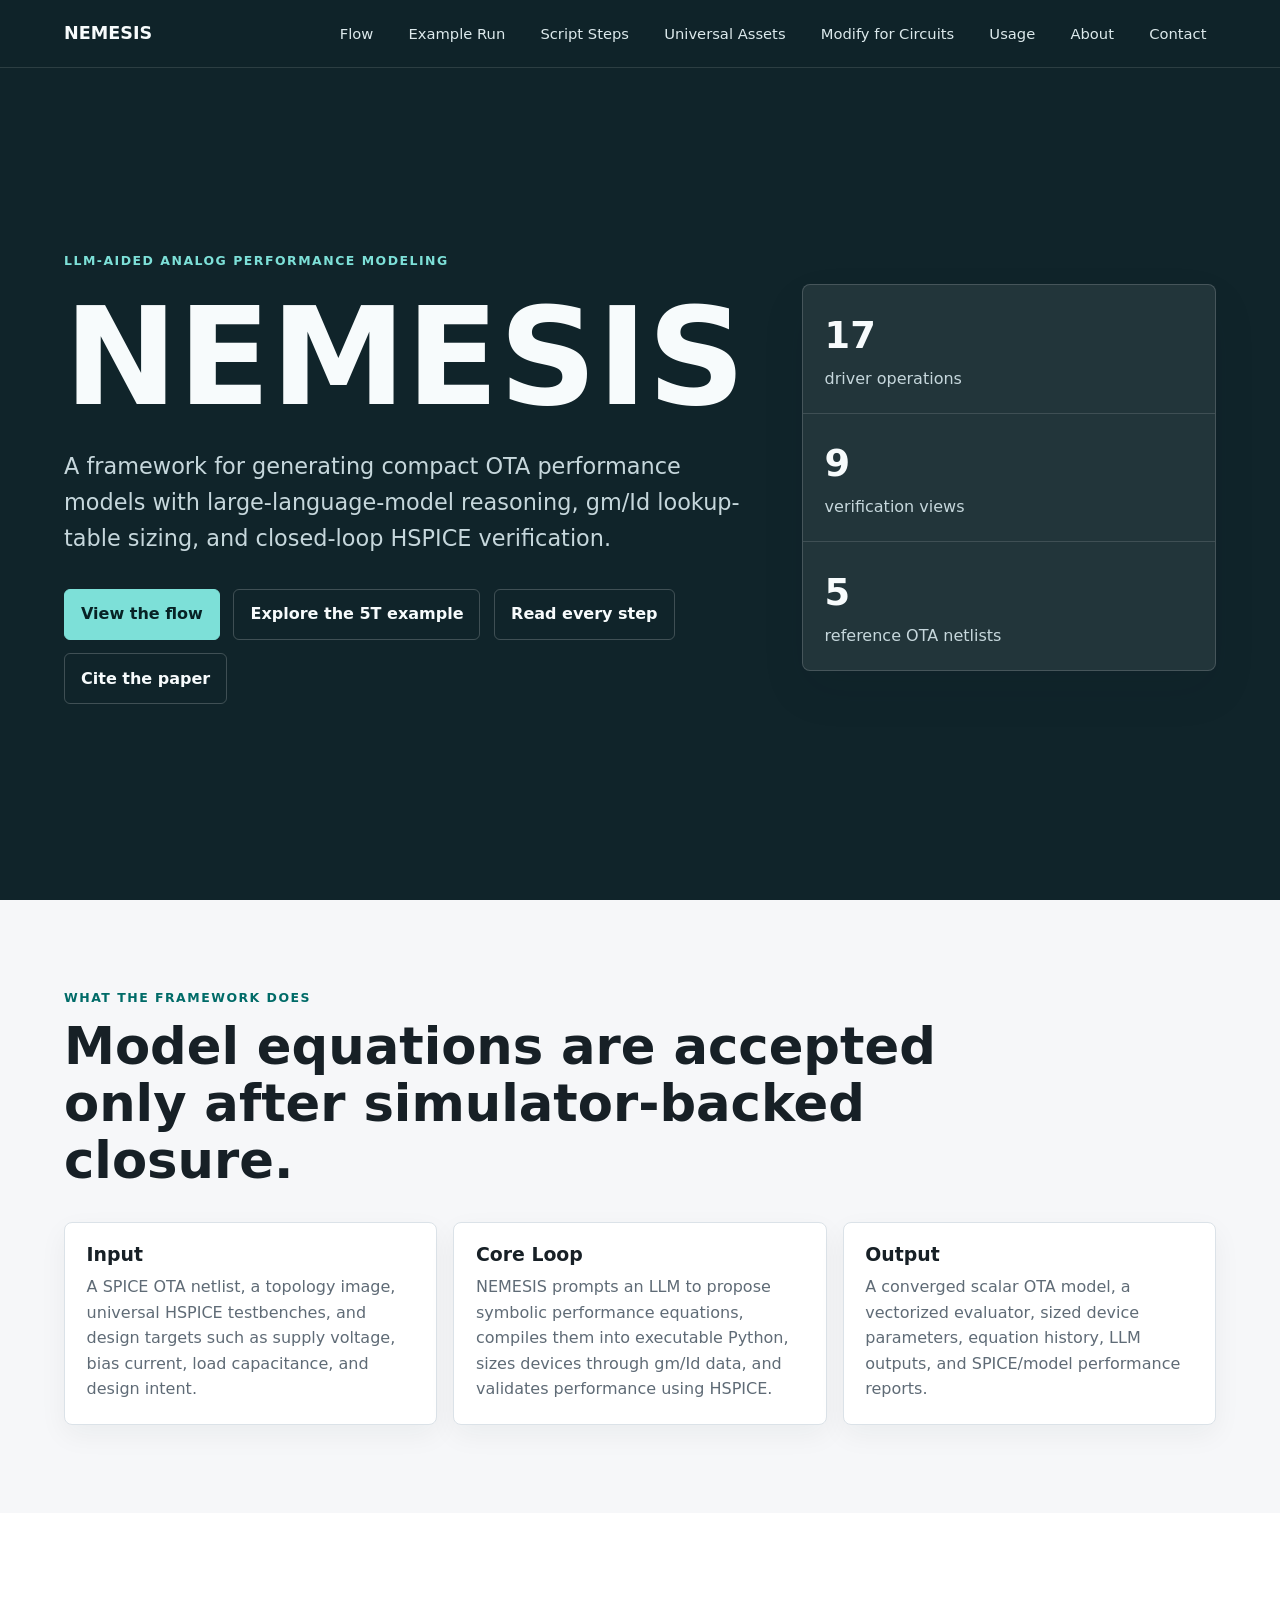
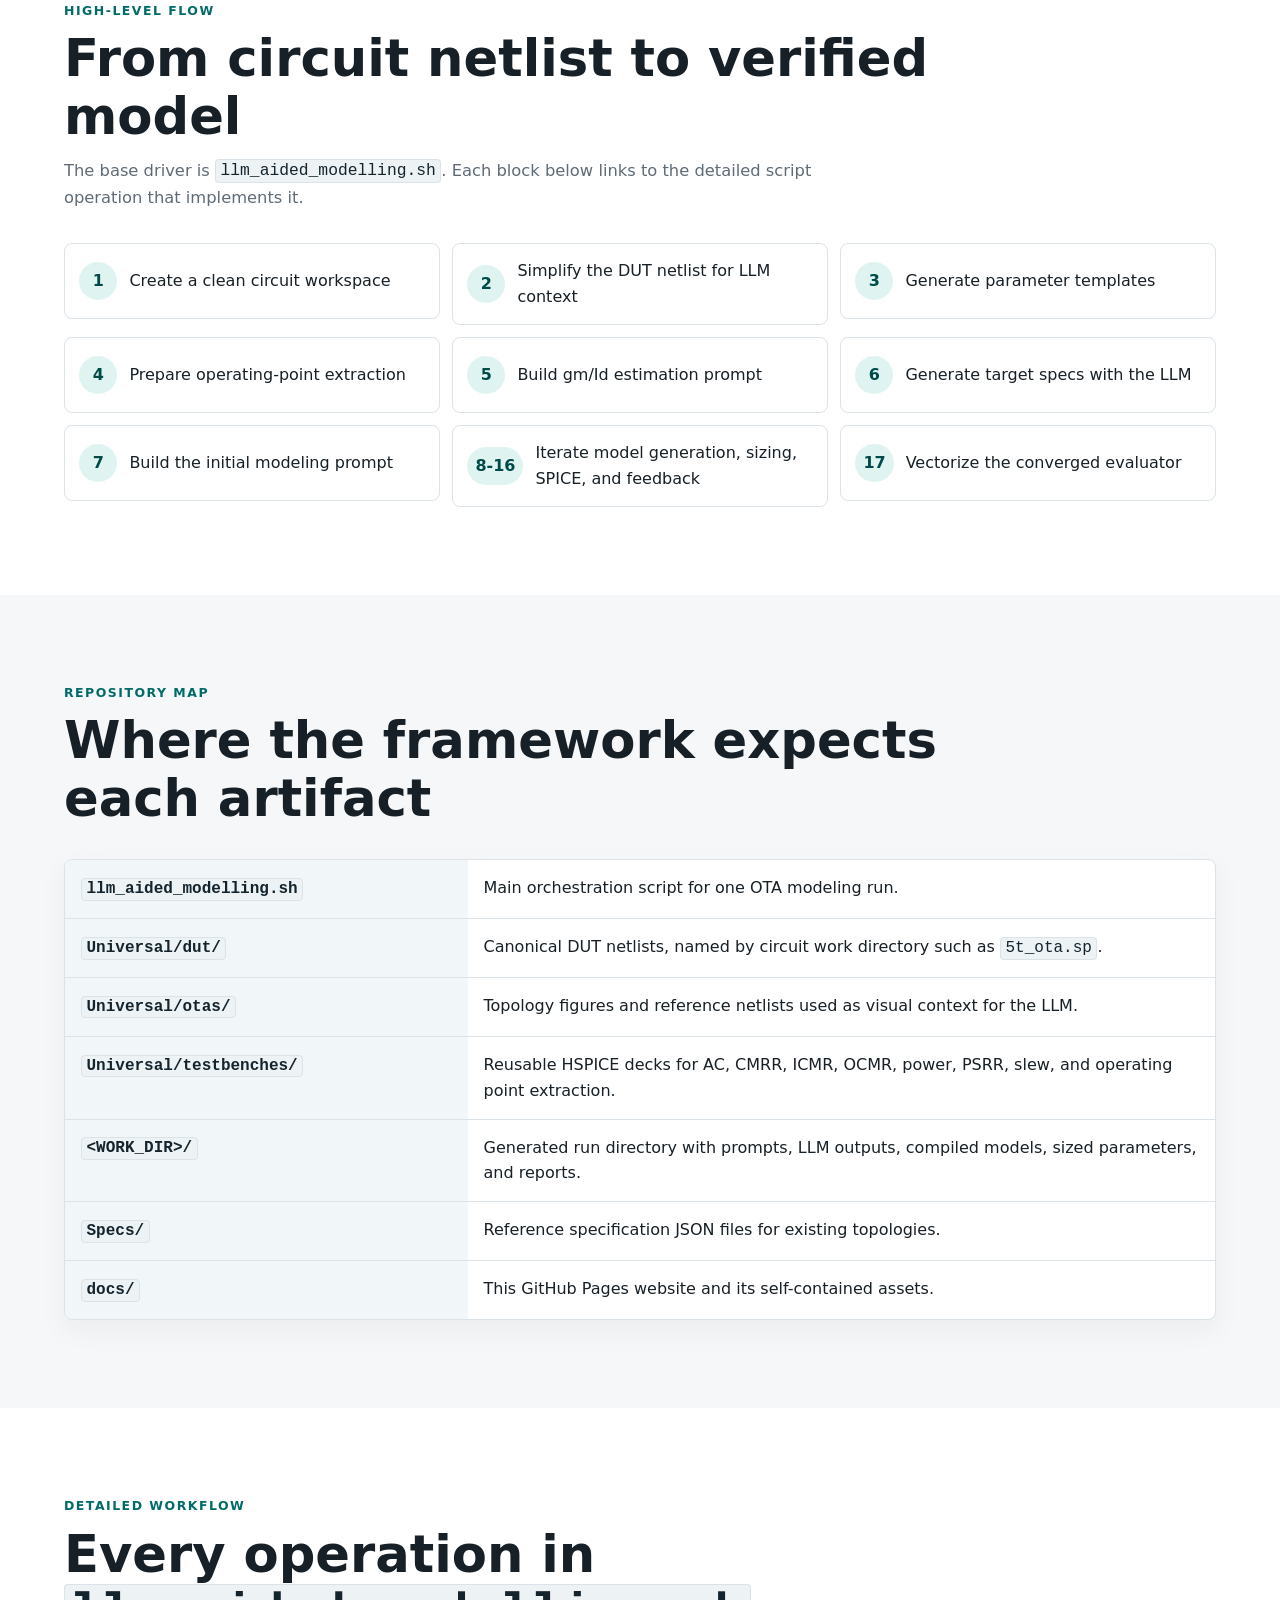
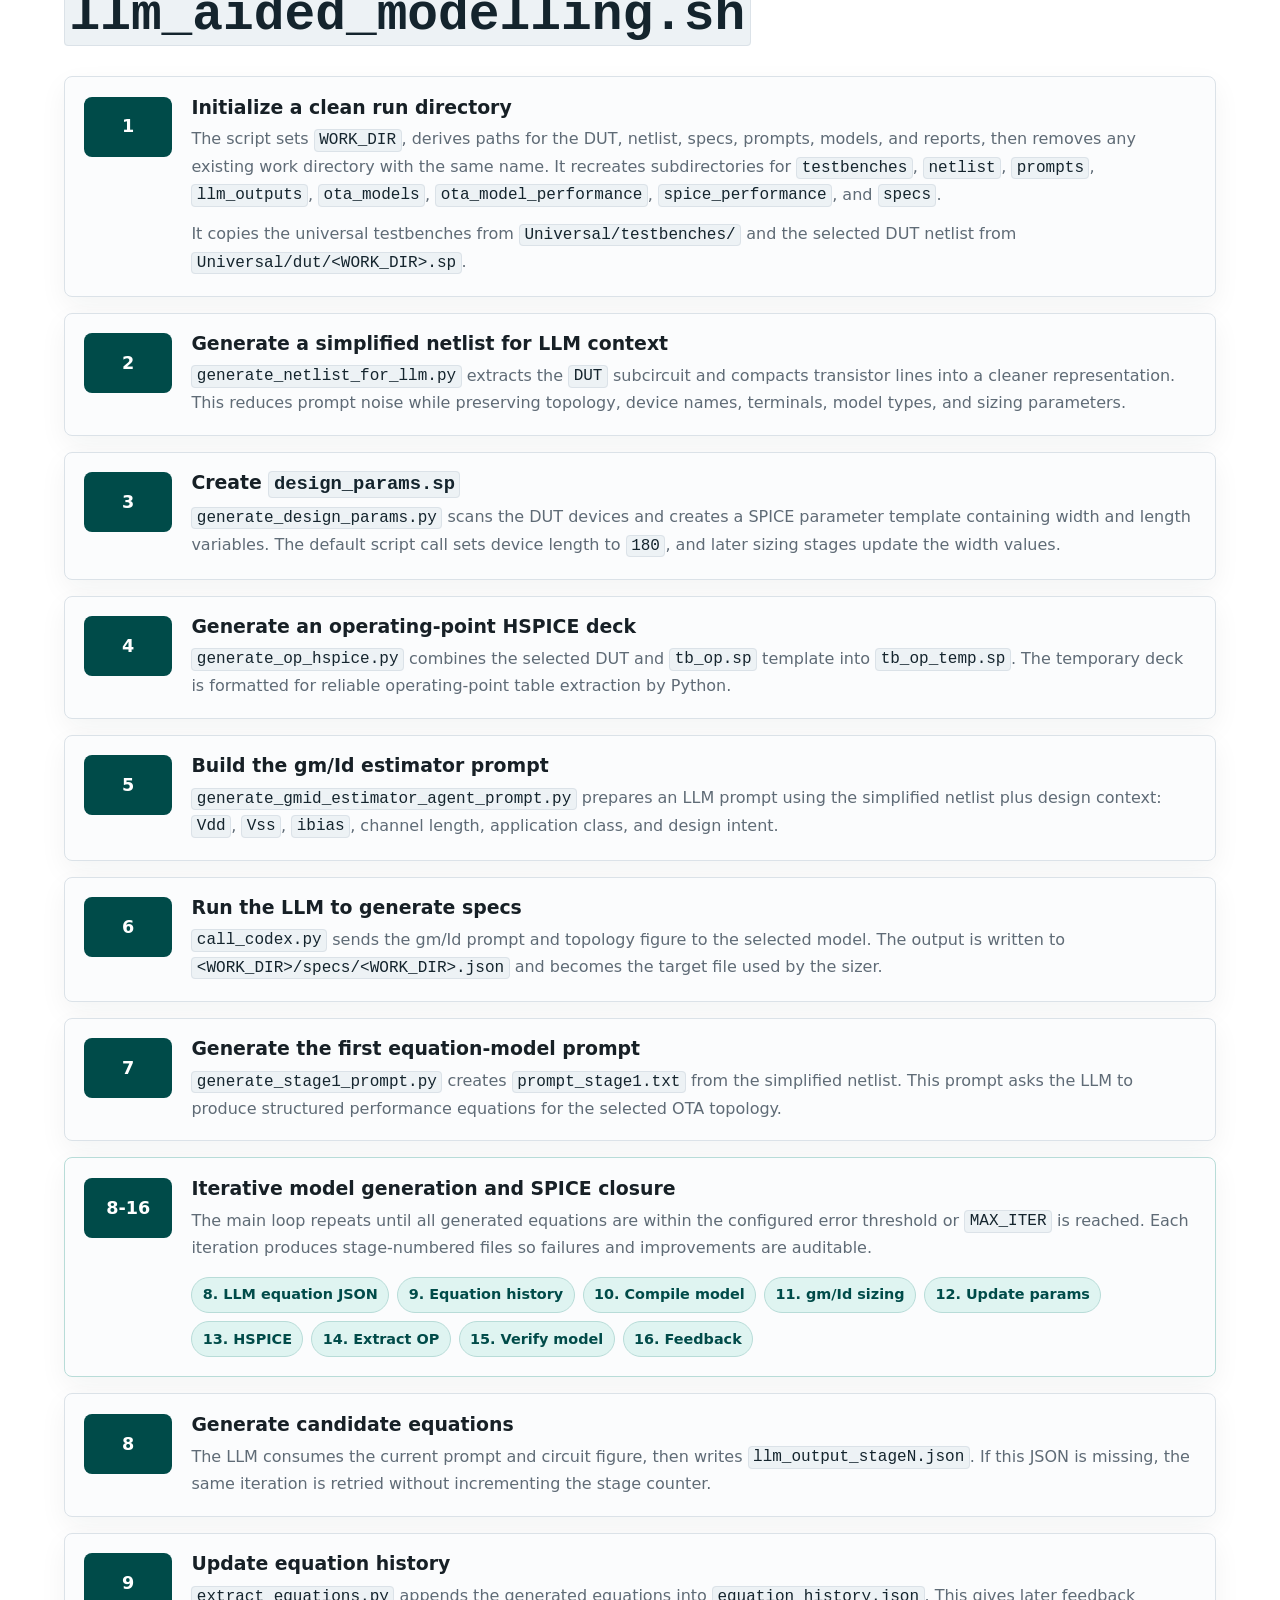
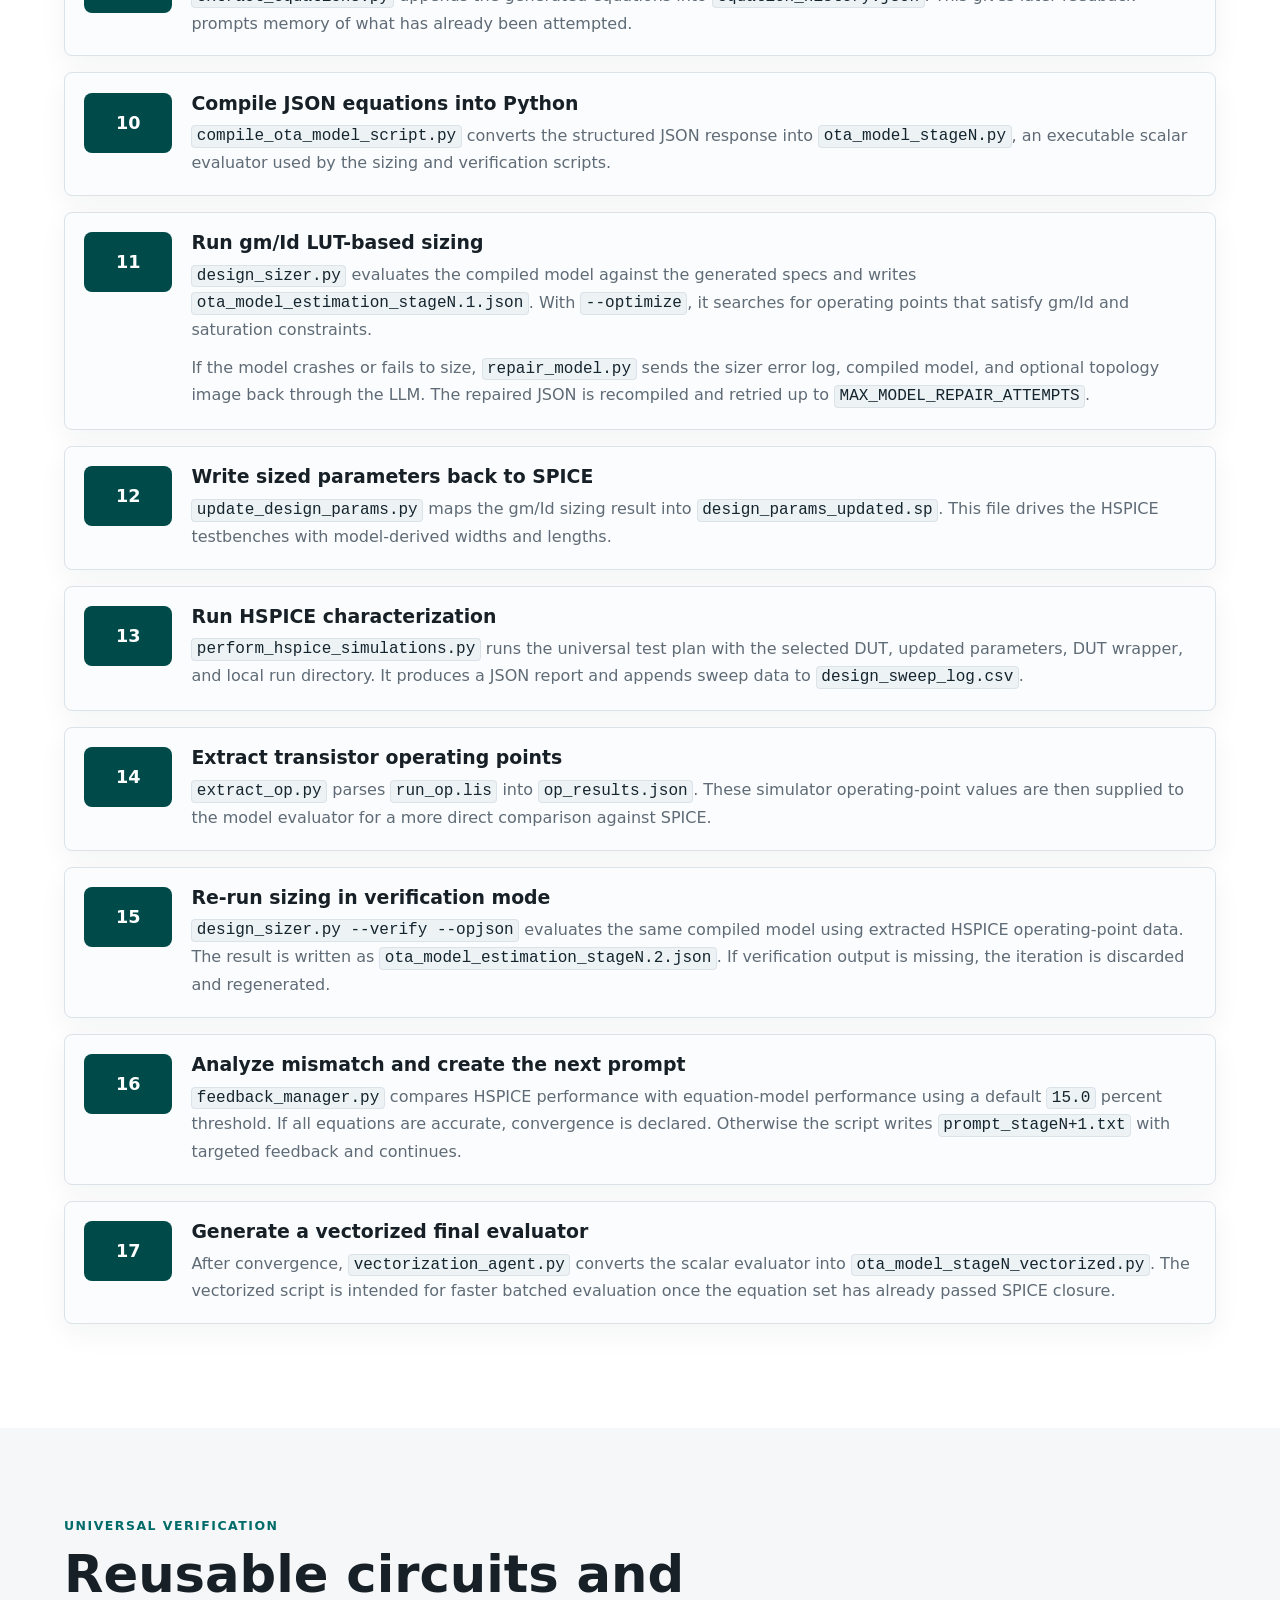
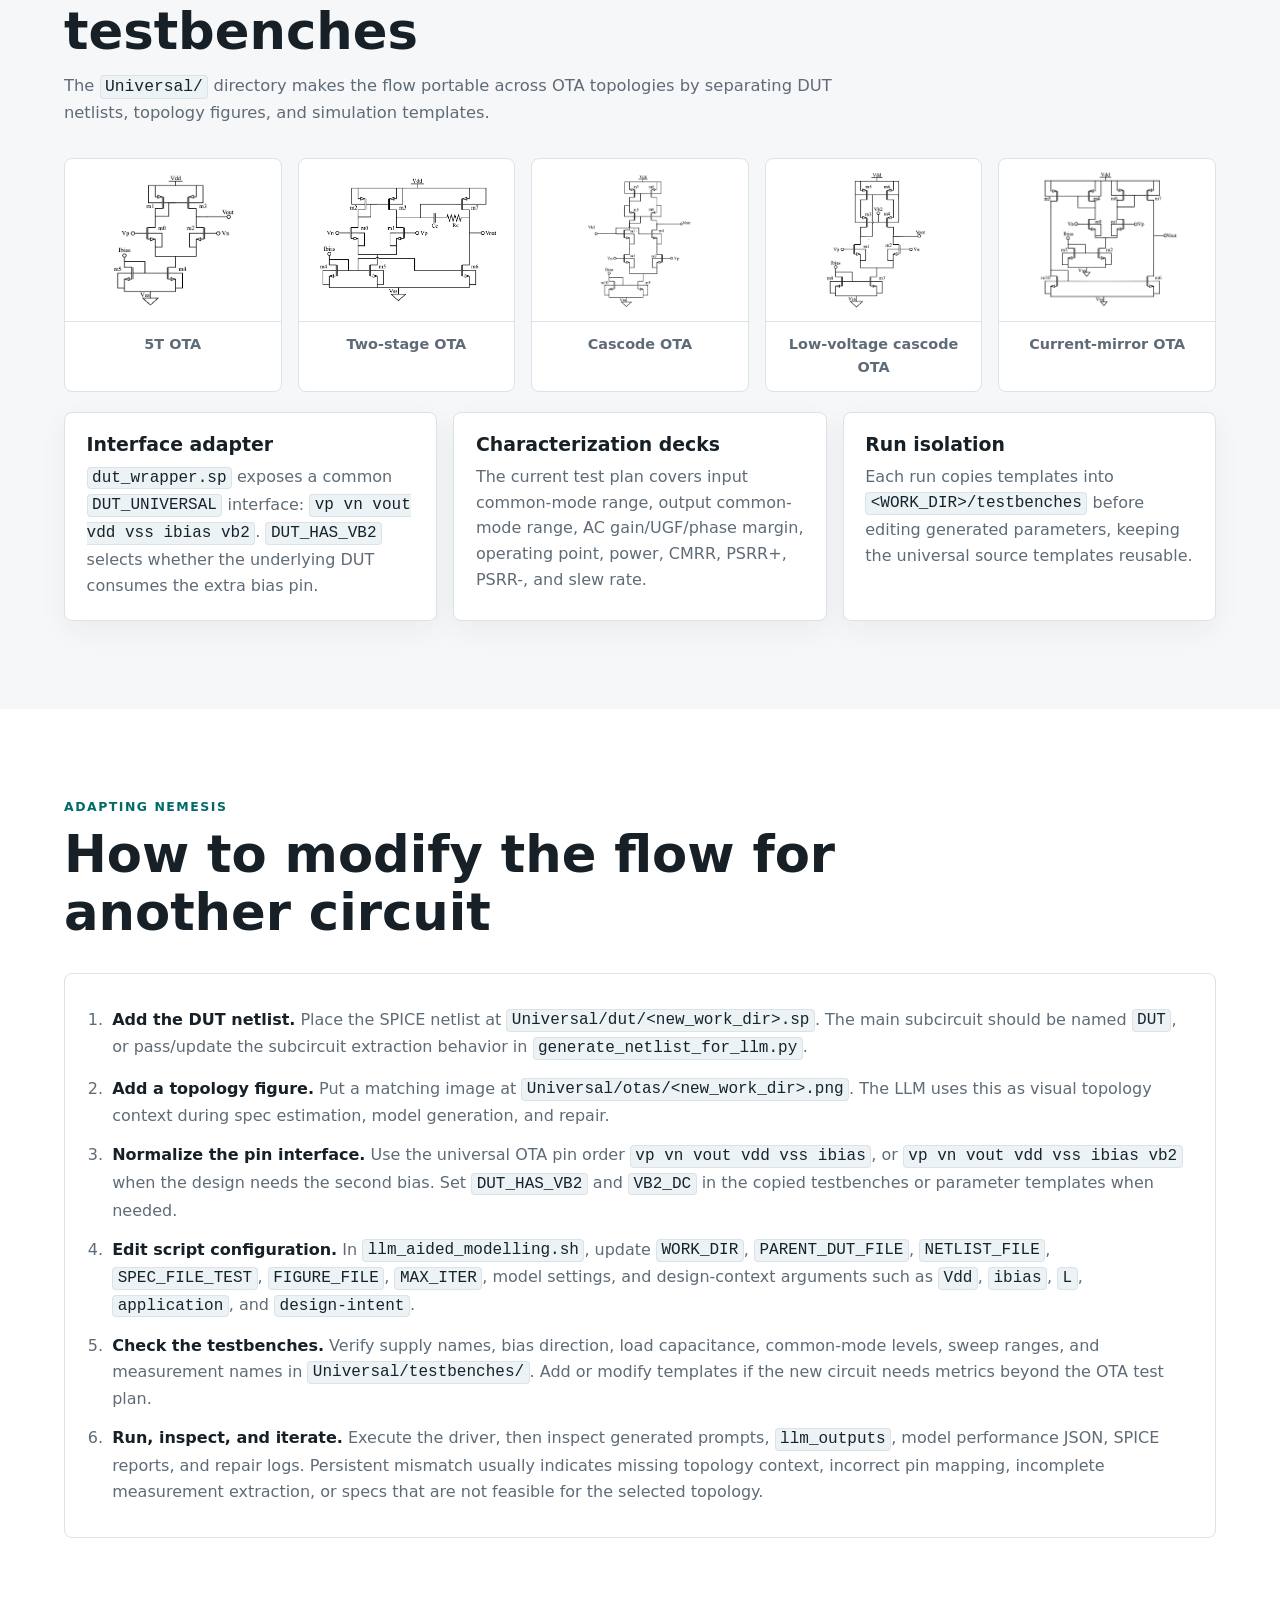
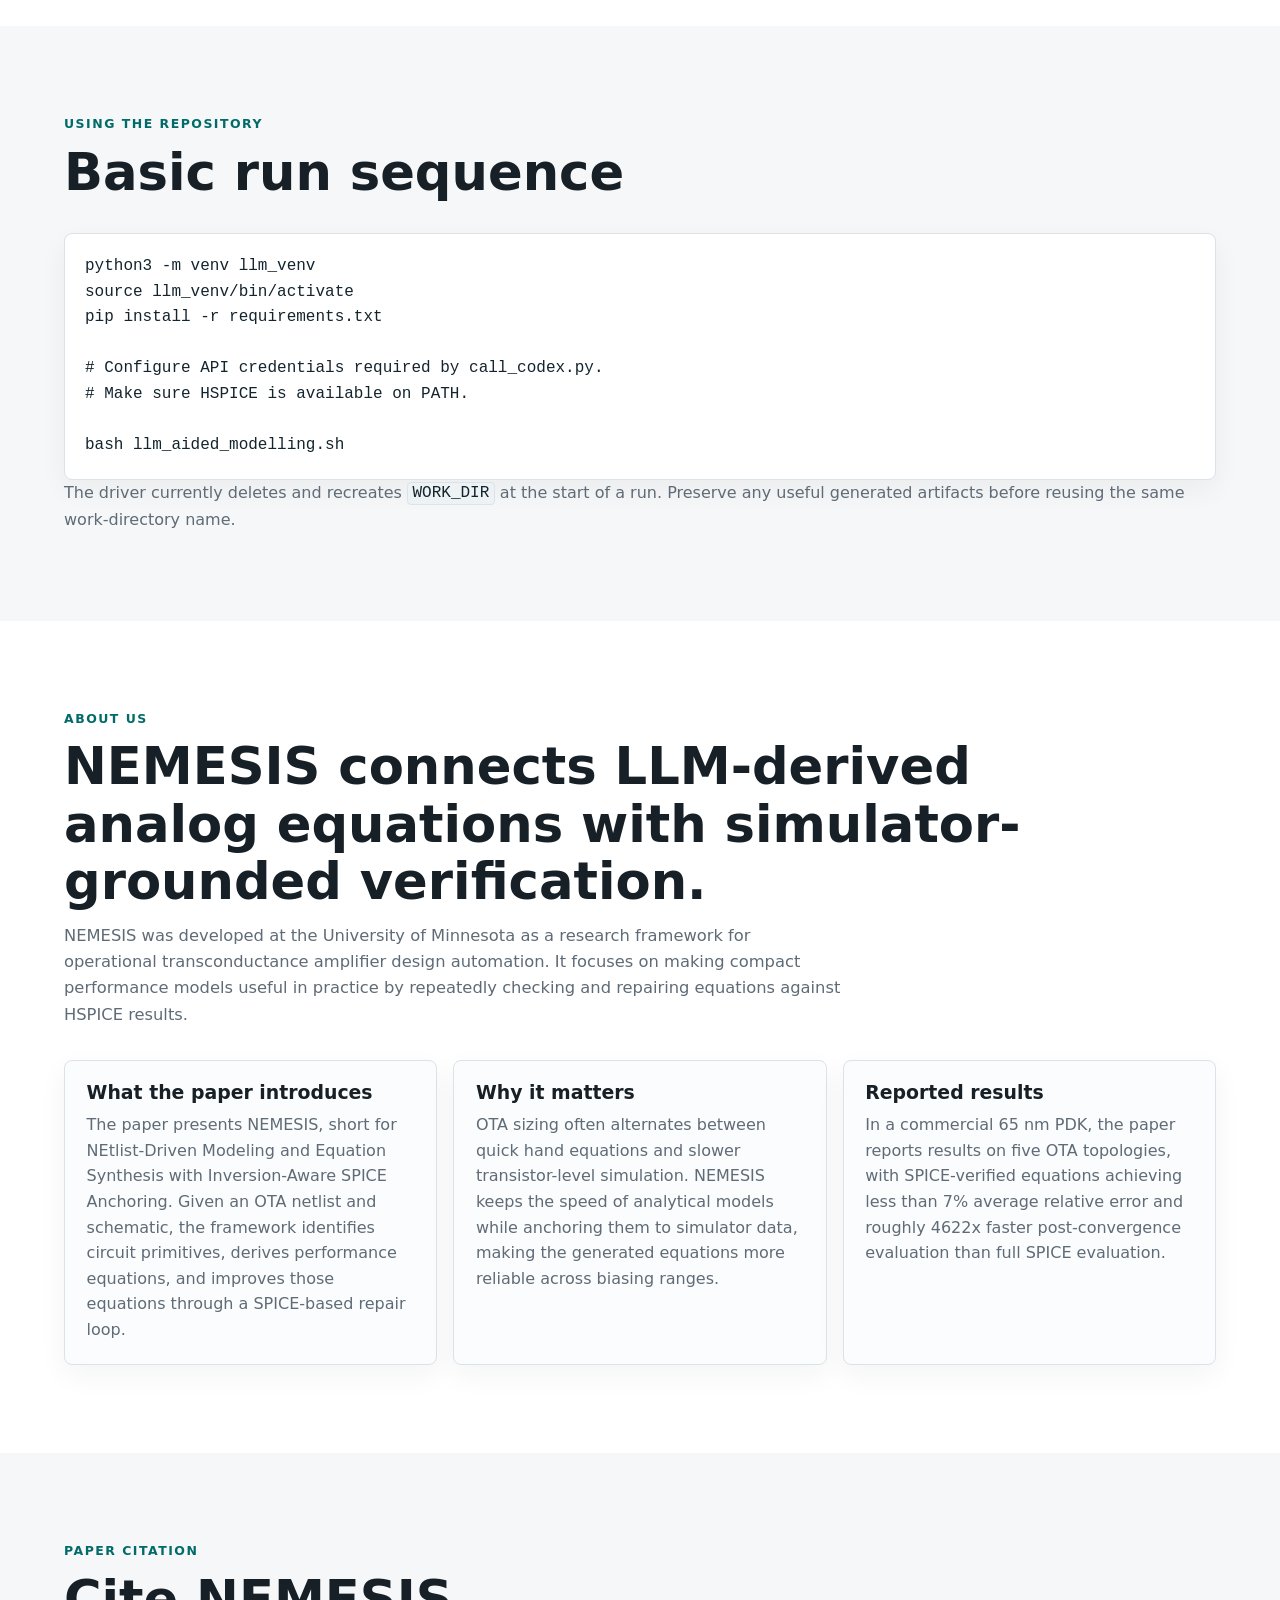
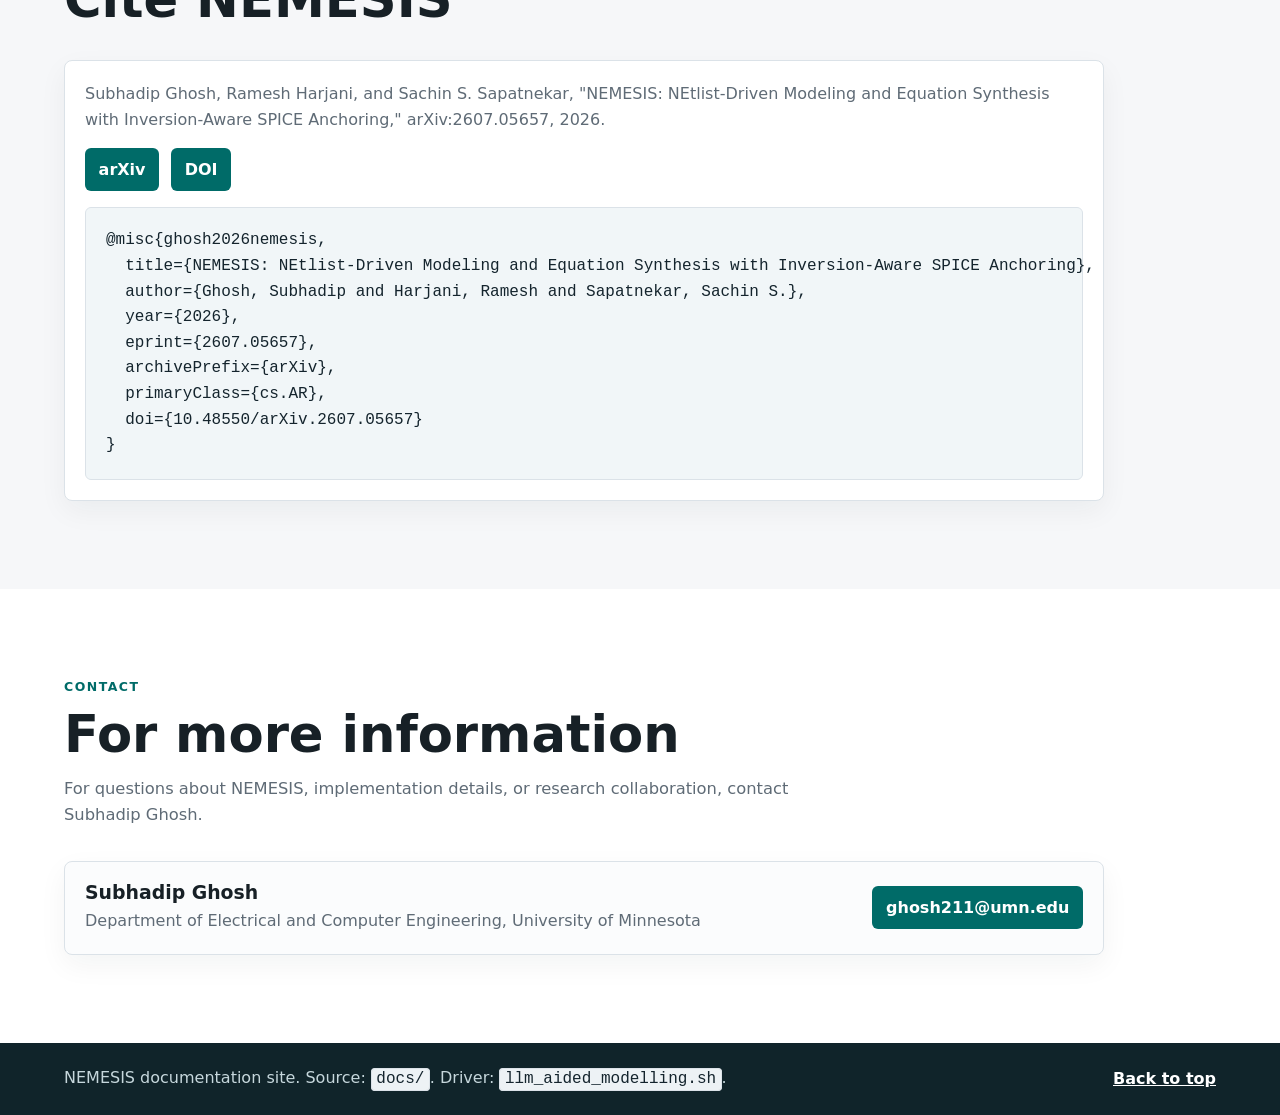
<file: docs/index.html>
<!doctype html>
<html lang="en">
  <head>
    <meta charset="utf-8">
    <meta name="viewport" content="width=device-width, initial-scale=1">
    <title>NEMESIS | OTA Modeling With SPICE Verification</title>
    <meta
      name="description"
      content="NEMESIS documentation for LLM-aided OTA performance modeling with gm/Id sizing and HSPICE verification."
    >
    <link rel="stylesheet" href="styles.css">
  </head>
  <body>
    <header class="site-header">
      <nav class="topbar" aria-label="Primary">
        <a class="brand" href="#top" aria-label="NEMESIS home">NEMESIS</a>
        <button class="nav-toggle" type="button" aria-expanded="false" aria-controls="site-nav">Menu</button>
        <div class="nav-links" id="site-nav">
          <a href="#flow">Flow</a>
          <a href="example.html">Example Run</a>
          <a href="#workflow">Script Steps</a>
          <a href="#universal">Universal Assets</a>
          <a href="#adapt">Modify for Circuits</a>
          <a href="#usage">Usage</a>
          <a href="#about">About</a>
          <a href="#contact">Contact</a>
        </div>
      </nav>
      <section class="hero" id="top">
        <div class="hero-copy">
          <p class="eyebrow">LLM-aided analog performance modeling</p>
          <h1>NEMESIS</h1>
          <p class="lead">
            A framework for generating compact OTA performance models with large-language-model
            reasoning, gm/Id lookup-table sizing, and closed-loop HSPICE verification.
          </p>
          <div class="hero-actions" aria-label="Page shortcuts">
            <a class="button primary" href="#flow">View the flow</a>
            <a class="button secondary" href="example.html">Explore the 5T example</a>
            <a class="button secondary" href="#workflow">Read every step</a>
            <a class="button secondary" href="#paper">Cite the paper</a>
          </div>
        </div>
        <div class="hero-panel" aria-label="Framework summary">
          <div class="metric">
            <span class="metric-value">17</span>
            <span class="metric-label">driver operations</span>
          </div>
          <div class="metric">
            <span class="metric-value">9</span>
            <span class="metric-label">verification views</span>
          </div>
          <div class="metric">
            <span class="metric-value">5</span>
            <span class="metric-label">reference OTA netlists</span>
          </div>
        </div>
      </section>
    </header>

    <main>
      <section class="section intro" id="overview">
        <div class="section-heading">
          <p class="eyebrow">What the framework does</p>
          <h2>Model equations are accepted only after simulator-backed closure.</h2>
        </div>
        <div class="intro-grid">
          <article>
            <h3>Input</h3>
            <p>
              A SPICE OTA netlist, a topology image, universal HSPICE testbenches, and design
              targets such as supply voltage, bias current, load capacitance, and design intent.
            </p>
          </article>
          <article>
            <h3>Core Loop</h3>
            <p>
              NEMESIS prompts an LLM to propose symbolic performance equations, compiles them into
              executable Python, sizes devices through gm/Id data, and validates performance using
              HSPICE.
            </p>
          </article>
          <article>
            <h3>Output</h3>
            <p>
              A converged scalar OTA model, a vectorized evaluator, sized device parameters,
              equation history, LLM outputs, and SPICE/model performance reports.
            </p>
          </article>
        </div>
      </section>

      <section class="section" id="flow">
        <div class="section-heading">
          <p class="eyebrow">High-level flow</p>
          <h2>From circuit netlist to verified model</h2>
          <p>
            The base driver is <code>llm_aided_modelling.sh</code>. Each block below links to the
            detailed script operation that implements it.
          </p>
        </div>
        <ol class="flow-map">
          <li><a href="#step-1"><span>1</span> Create a clean circuit workspace</a></li>
          <li><a href="#step-2"><span>2</span> Simplify the DUT netlist for LLM context</a></li>
          <li><a href="#step-3"><span>3</span> Generate parameter templates</a></li>
          <li><a href="#step-4"><span>4</span> Prepare operating-point extraction</a></li>
          <li><a href="#step-5"><span>5</span> Build gm/Id estimation prompt</a></li>
          <li><a href="#step-6"><span>6</span> Generate target specs with the LLM</a></li>
          <li><a href="#step-7"><span>7</span> Build the initial modeling prompt</a></li>
          <li><a href="#loop"><span>8-16</span> Iterate model generation, sizing, SPICE, and feedback</a></li>
          <li><a href="#step-17"><span>17</span> Vectorize the converged evaluator</a></li>
        </ol>
      </section>

      <section class="section" id="repo-layout">
        <div class="section-heading">
          <p class="eyebrow">Repository map</p>
          <h2>Where the framework expects each artifact</h2>
        </div>
        <div class="layout-table">
          <div><code>llm_aided_modelling.sh</code></div>
          <div>Main orchestration script for one OTA modeling run.</div>
          <div><code>Universal/dut/</code></div>
          <div>Canonical DUT netlists, named by circuit work directory such as <code>5t_ota.sp</code>.</div>
          <div><code>Universal/otas/</code></div>
          <div>Topology figures and reference netlists used as visual context for the LLM.</div>
          <div><code>Universal/testbenches/</code></div>
          <div>Reusable HSPICE decks for AC, CMRR, ICMR, OCMR, power, PSRR, slew, and operating point extraction.</div>
          <div><code>&lt;WORK_DIR&gt;/</code></div>
          <div>Generated run directory with prompts, LLM outputs, compiled models, sized parameters, and reports.</div>
          <div><code>Specs/</code></div>
          <div>Reference specification JSON files for existing topologies.</div>
          <div><code>docs/</code></div>
          <div>This GitHub Pages website and its self-contained assets.</div>
        </div>
      </section>

      <section class="section" id="workflow">
        <div class="section-heading">
          <p class="eyebrow">Detailed workflow</p>
          <h2>Every operation in <code>llm_aided_modelling.sh</code></h2>
        </div>

        <article class="step" id="step-1">
          <div class="step-index">1</div>
          <div>
            <h3>Initialize a clean run directory</h3>
            <p>
              The script sets <code>WORK_DIR</code>, derives paths for the DUT, netlist, specs,
              prompts, models, and reports, then removes any existing work directory with the same
              name. It recreates subdirectories for <code>testbenches</code>, <code>netlist</code>,
              <code>prompts</code>, <code>llm_outputs</code>, <code>ota_models</code>,
              <code>ota_model_performance</code>, <code>spice_performance</code>, and
              <code>specs</code>.
            </p>
            <p>
              It copies the universal testbenches from <code>Universal/testbenches/</code> and the
              selected DUT netlist from <code>Universal/dut/&lt;WORK_DIR&gt;.sp</code>.
            </p>
          </div>
        </article>

        <article class="step" id="step-2">
          <div class="step-index">2</div>
          <div>
            <h3>Generate a simplified netlist for LLM context</h3>
            <p>
              <code>generate_netlist_for_llm.py</code> extracts the <code>DUT</code> subcircuit and
              compacts transistor lines into a cleaner representation. This reduces prompt noise
              while preserving topology, device names, terminals, model types, and sizing
              parameters.
            </p>
          </div>
        </article>

        <article class="step" id="step-3">
          <div class="step-index">3</div>
          <div>
            <h3>Create <code>design_params.sp</code></h3>
            <p>
              <code>generate_design_params.py</code> scans the DUT devices and creates a SPICE
              parameter template containing width and length variables. The default script call sets
              device length to <code>180</code>, and later sizing stages update the width values.
            </p>
          </div>
        </article>

        <article class="step" id="step-4">
          <div class="step-index">4</div>
          <div>
            <h3>Generate an operating-point HSPICE deck</h3>
            <p>
              <code>generate_op_hspice.py</code> combines the selected DUT and
              <code>tb_op.sp</code> template into <code>tb_op_temp.sp</code>. The temporary deck is
              formatted for reliable operating-point table extraction by Python.
            </p>
          </div>
        </article>

        <article class="step" id="step-5">
          <div class="step-index">5</div>
          <div>
            <h3>Build the gm/Id estimator prompt</h3>
            <p>
              <code>generate_gmid_estimator_agent_prompt.py</code> prepares an LLM prompt using the
              simplified netlist plus design context: <code>Vdd</code>, <code>Vss</code>,
              <code>ibias</code>, channel length, application class, and design intent.
            </p>
          </div>
        </article>

        <article class="step" id="step-6">
          <div class="step-index">6</div>
          <div>
            <h3>Run the LLM to generate specs</h3>
            <p>
              <code>call_codex.py</code> sends the gm/Id prompt and topology figure to the selected
              model. The output is written to <code>&lt;WORK_DIR&gt;/specs/&lt;WORK_DIR&gt;.json</code>
              and becomes the target file used by the sizer.
            </p>
          </div>
        </article>

        <article class="step" id="step-7">
          <div class="step-index">7</div>
          <div>
            <h3>Generate the first equation-model prompt</h3>
            <p>
              <code>generate_stage1_prompt.py</code> creates <code>prompt_stage1.txt</code> from the
              simplified netlist. This prompt asks the LLM to produce structured performance
              equations for the selected OTA topology.
            </p>
          </div>
        </article>

        <article class="step loop" id="loop">
          <div class="step-index">8-16</div>
          <div>
            <h3>Iterative model generation and SPICE closure</h3>
            <p>
              The main loop repeats until all generated equations are within the configured error
              threshold or <code>MAX_ITER</code> is reached. Each iteration produces stage-numbered
              files so failures and improvements are auditable.
            </p>
            <div class="substeps">
              <a href="#step-8">8. LLM equation JSON</a>
              <a href="#step-9">9. Equation history</a>
              <a href="#step-10">10. Compile model</a>
              <a href="#step-11">11. gm/Id sizing</a>
              <a href="#step-12">12. Update params</a>
              <a href="#step-13">13. HSPICE</a>
              <a href="#step-14">14. Extract OP</a>
              <a href="#step-15">15. Verify model</a>
              <a href="#step-16">16. Feedback</a>
            </div>
          </div>
        </article>

        <article class="step" id="step-8">
          <div class="step-index">8</div>
          <div>
            <h3>Generate candidate equations</h3>
            <p>
              The LLM consumes the current prompt and circuit figure, then writes
              <code>llm_output_stageN.json</code>. If this JSON is missing, the same iteration is
              retried without incrementing the stage counter.
            </p>
          </div>
        </article>

        <article class="step" id="step-9">
          <div class="step-index">9</div>
          <div>
            <h3>Update equation history</h3>
            <p>
              <code>extract_equations.py</code> appends the generated equations into
              <code>equation_history.json</code>. This gives later feedback prompts memory of what
              has already been attempted.
            </p>
          </div>
        </article>

        <article class="step" id="step-10">
          <div class="step-index">10</div>
          <div>
            <h3>Compile JSON equations into Python</h3>
            <p>
              <code>compile_ota_model_script.py</code> converts the structured JSON response into
              <code>ota_model_stageN.py</code>, an executable scalar evaluator used by the sizing and
              verification scripts.
            </p>
          </div>
        </article>

        <article class="step" id="step-11">
          <div class="step-index">11</div>
          <div>
            <h3>Run gm/Id LUT-based sizing</h3>
            <p>
              <code>design_sizer.py</code> evaluates the compiled model against the generated specs
              and writes <code>ota_model_estimation_stageN.1.json</code>. With
              <code>--optimize</code>, it searches for operating points that satisfy gm/Id and
              saturation constraints.
            </p>
            <p>
              If the model crashes or fails to size, <code>repair_model.py</code> sends the sizer
              error log, compiled model, and optional topology image back through the LLM. The
              repaired JSON is recompiled and retried up to <code>MAX_MODEL_REPAIR_ATTEMPTS</code>.
            </p>
          </div>
        </article>

        <article class="step" id="step-12">
          <div class="step-index">12</div>
          <div>
            <h3>Write sized parameters back to SPICE</h3>
            <p>
              <code>update_design_params.py</code> maps the gm/Id sizing result into
              <code>design_params_updated.sp</code>. This file drives the HSPICE testbenches with
              model-derived widths and lengths.
            </p>
          </div>
        </article>

        <article class="step" id="step-13">
          <div class="step-index">13</div>
          <div>
            <h3>Run HSPICE characterization</h3>
            <p>
              <code>perform_hspice_simulations.py</code> runs the universal test plan with the
              selected DUT, updated parameters, DUT wrapper, and local run directory. It produces a
              JSON report and appends sweep data to <code>design_sweep_log.csv</code>.
            </p>
          </div>
        </article>

        <article class="step" id="step-14">
          <div class="step-index">14</div>
          <div>
            <h3>Extract transistor operating points</h3>
            <p>
              <code>extract_op.py</code> parses <code>run_op.lis</code> into
              <code>op_results.json</code>. These simulator operating-point values are then supplied
              to the model evaluator for a more direct comparison against SPICE.
            </p>
          </div>
        </article>

        <article class="step" id="step-15">
          <div class="step-index">15</div>
          <div>
            <h3>Re-run sizing in verification mode</h3>
            <p>
              <code>design_sizer.py --verify --opjson</code> evaluates the same compiled model using
              extracted HSPICE operating-point data. The result is written as
              <code>ota_model_estimation_stageN.2.json</code>. If verification output is missing,
              the iteration is discarded and regenerated.
            </p>
          </div>
        </article>

        <article class="step" id="step-16">
          <div class="step-index">16</div>
          <div>
            <h3>Analyze mismatch and create the next prompt</h3>
            <p>
              <code>feedback_manager.py</code> compares HSPICE performance with equation-model
              performance using a default <code>15.0</code> percent threshold. If all equations are
              accurate, convergence is declared. Otherwise the script writes
              <code>prompt_stageN+1.txt</code> with targeted feedback and continues.
            </p>
          </div>
        </article>

        <article class="step" id="step-17">
          <div class="step-index">17</div>
          <div>
            <h3>Generate a vectorized final evaluator</h3>
            <p>
              After convergence, <code>vectorization_agent.py</code> converts the scalar evaluator
              into <code>ota_model_stageN_vectorized.py</code>. The vectorized script is intended for
              faster batched evaluation once the equation set has already passed SPICE closure.
            </p>
          </div>
        </article>
      </section>

      <section class="section" id="universal">
        <div class="section-heading">
          <p class="eyebrow">Universal verification</p>
          <h2>Reusable circuits and testbenches</h2>
          <p>
            The <code>Universal/</code> directory makes the flow portable across OTA topologies by
            separating DUT netlists, topology figures, and simulation templates.
          </p>
        </div>

        <div class="gallery">
          <figure><img src="assets/5t_ota.png" alt="5 transistor OTA topology"><figcaption>5T OTA</figcaption></figure>
          <figure><img src="assets/2s_ota.png" alt="Two-stage OTA topology"><figcaption>Two-stage OTA</figcaption></figure>
          <figure><img src="assets/cascode_ota.png" alt="Cascode OTA topology"><figcaption>Cascode OTA</figcaption></figure>
          <figure><img src="assets/lv_cas_ota.png" alt="Low-voltage cascode OTA topology"><figcaption>Low-voltage cascode OTA</figcaption></figure>
          <figure><img src="assets/cm_ota.png" alt="Current mirror OTA topology"><figcaption>Current-mirror OTA</figcaption></figure>
        </div>

        <div class="cards">
          <article>
            <h3>Interface adapter</h3>
            <p>
              <code>dut_wrapper.sp</code> exposes a common <code>DUT_UNIVERSAL</code> interface:
              <code>vp vn vout vdd vss ibias vb2</code>. <code>DUT_HAS_VB2</code> selects whether
              the underlying DUT consumes the extra bias pin.
            </p>
          </article>
          <article>
            <h3>Characterization decks</h3>
            <p>
              The current test plan covers input common-mode range, output common-mode range, AC
              gain/UGF/phase margin, operating point, power, CMRR, PSRR+, PSRR-, and slew rate.
            </p>
          </article>
          <article>
            <h3>Run isolation</h3>
            <p>
              Each run copies templates into <code>&lt;WORK_DIR&gt;/testbenches</code> before editing
              generated parameters, keeping the universal source templates reusable.
            </p>
          </article>
        </div>
      </section>

      <section class="section" id="adapt">
        <div class="section-heading">
          <p class="eyebrow">Adapting NEMESIS</p>
          <h2>How to modify the flow for another circuit</h2>
        </div>
        <ol class="adapt-list">
          <li>
            <strong>Add the DUT netlist.</strong>
            Place the SPICE netlist at <code>Universal/dut/&lt;new_work_dir&gt;.sp</code>. The main
            subcircuit should be named <code>DUT</code>, or pass/update the subcircuit extraction
            behavior in <code>generate_netlist_for_llm.py</code>.
          </li>
          <li>
            <strong>Add a topology figure.</strong>
            Put a matching image at <code>Universal/otas/&lt;new_work_dir&gt;.png</code>. The LLM uses
            this as visual topology context during spec estimation, model generation, and repair.
          </li>
          <li>
            <strong>Normalize the pin interface.</strong>
            Use the universal OTA pin order <code>vp vn vout vdd vss ibias</code>, or
            <code>vp vn vout vdd vss ibias vb2</code> when the design needs the second bias.
            Set <code>DUT_HAS_VB2</code> and <code>VB2_DC</code> in the copied testbenches or
            parameter templates when needed.
          </li>
          <li>
            <strong>Edit script configuration.</strong>
            In <code>llm_aided_modelling.sh</code>, update <code>WORK_DIR</code>,
            <code>PARENT_DUT_FILE</code>, <code>NETLIST_FILE</code>, <code>SPEC_FILE_TEST</code>,
            <code>FIGURE_FILE</code>, <code>MAX_ITER</code>, model settings, and design-context
            arguments such as <code>Vdd</code>, <code>ibias</code>, <code>L</code>,
            <code>application</code>, and <code>design-intent</code>.
          </li>
          <li>
            <strong>Check the testbenches.</strong>
            Verify supply names, bias direction, load capacitance, common-mode levels, sweep ranges,
            and measurement names in <code>Universal/testbenches/</code>. Add or modify templates if
            the new circuit needs metrics beyond the OTA test plan.
          </li>
          <li>
            <strong>Run, inspect, and iterate.</strong>
            Execute the driver, then inspect generated prompts, <code>llm_outputs</code>, model
            performance JSON, SPICE reports, and repair logs. Persistent mismatch usually indicates
            missing topology context, incorrect pin mapping, incomplete measurement extraction, or
            specs that are not feasible for the selected topology.
          </li>
        </ol>
      </section>

      <section class="section" id="usage">
        <div class="section-heading">
          <p class="eyebrow">Using the repository</p>
          <h2>Basic run sequence</h2>
        </div>
        <div class="command-block">
          <pre><code>python3 -m venv llm_venv
source llm_venv/bin/activate
pip install -r requirements.txt

# Configure API credentials required by call_codex.py.
# Make sure HSPICE is available on PATH.

bash llm_aided_modelling.sh</code></pre>
        </div>
        <p>
          The driver currently deletes and recreates <code>WORK_DIR</code> at the start of a run.
          Preserve any useful generated artifacts before reusing the same work-directory name.
        </p>
      </section>

      <section class="section about-section" id="about">
        <div class="section-heading">
          <p class="eyebrow">About us</p>
          <h2>NEMESIS connects LLM-derived analog equations with simulator-grounded verification.</h2>
          <p>
            NEMESIS was developed at the University of Minnesota as a research framework for
            operational transconductance amplifier design automation. It focuses on making compact
            performance models useful in practice by repeatedly checking and repairing equations
            against HSPICE results.
          </p>
        </div>

        <div class="about-grid">
          <article>
            <h3>What the paper introduces</h3>
            <p>
              The paper presents NEMESIS, short for NEtlist-Driven Modeling and Equation Synthesis
              with Inversion-Aware SPICE Anchoring. Given an OTA netlist and schematic, the framework
              identifies circuit primitives, derives performance equations, and improves those
              equations through a SPICE-based repair loop.
            </p>
          </article>
          <article>
            <h3>Why it matters</h3>
            <p>
              OTA sizing often alternates between quick hand equations and slower transistor-level
              simulation. NEMESIS keeps the speed of analytical models while anchoring them to
              simulator data, making the generated equations more reliable across biasing ranges.
            </p>
          </article>
          <article>
            <h3>Reported results</h3>
            <p>
              In a commercial 65 nm PDK, the paper reports results on five OTA topologies, with
              SPICE-verified equations achieving less than 7% average relative error and roughly
              4622x faster post-convergence evaluation than full SPICE evaluation.
            </p>
          </article>
        </div>
      </section>

      <section class="section paper-section" id="paper">
        <div class="section-heading">
          <p class="eyebrow">Paper citation</p>
          <h2>Cite NEMESIS</h2>
        </div>
        <div class="citation-card">
          <p>
            Subhadip Ghosh, Ramesh Harjani, and Sachin S. Sapatnekar, "NEMESIS:
            NEtlist-Driven Modeling and Equation Synthesis with Inversion-Aware SPICE Anchoring,"
            arXiv:2607.05657, 2026.
          </p>
          <div class="citation-links" aria-label="Paper links">
            <a href="https://arxiv.org/abs/2607.05657">arXiv</a>
            <a href="https://doi.org/10.48550/arXiv.2607.05657">DOI</a>
          </div>
          <pre><code>@misc{ghosh2026nemesis,
  title={NEMESIS: NEtlist-Driven Modeling and Equation Synthesis with Inversion-Aware SPICE Anchoring},
  author={Ghosh, Subhadip and Harjani, Ramesh and Sapatnekar, Sachin S.},
  year={2026},
  eprint={2607.05657},
  archivePrefix={arXiv},
  primaryClass={cs.AR},
  doi={10.48550/arXiv.2607.05657}
}</code></pre>
        </div>
      </section>

      <section class="section contact-section" id="contact">
        <div class="section-heading">
          <p class="eyebrow">Contact</p>
          <h2>For more information</h2>
          <p>
            For questions about NEMESIS, implementation details, or research collaboration, contact
            Subhadip Ghosh.
          </p>
        </div>
        <div class="contact-card">
          <div>
            <h3>Subhadip Ghosh</h3>
            <p>Department of Electrical and Computer Engineering, University of Minnesota</p>
          </div>
          <a class="contact-link" href="mailto:ghosh211@umn.edu">ghosh211@umn.edu</a>
        </div>
      </section>
    </main>

    <footer class="footer">
      <p>NEMESIS documentation site. Source: <code>docs/</code>. Driver: <code>llm_aided_modelling.sh</code>.</p>
      <a href="#top">Back to top</a>
    </footer>

    <script src="script.js"></script>
  </body>
</html>
</file>
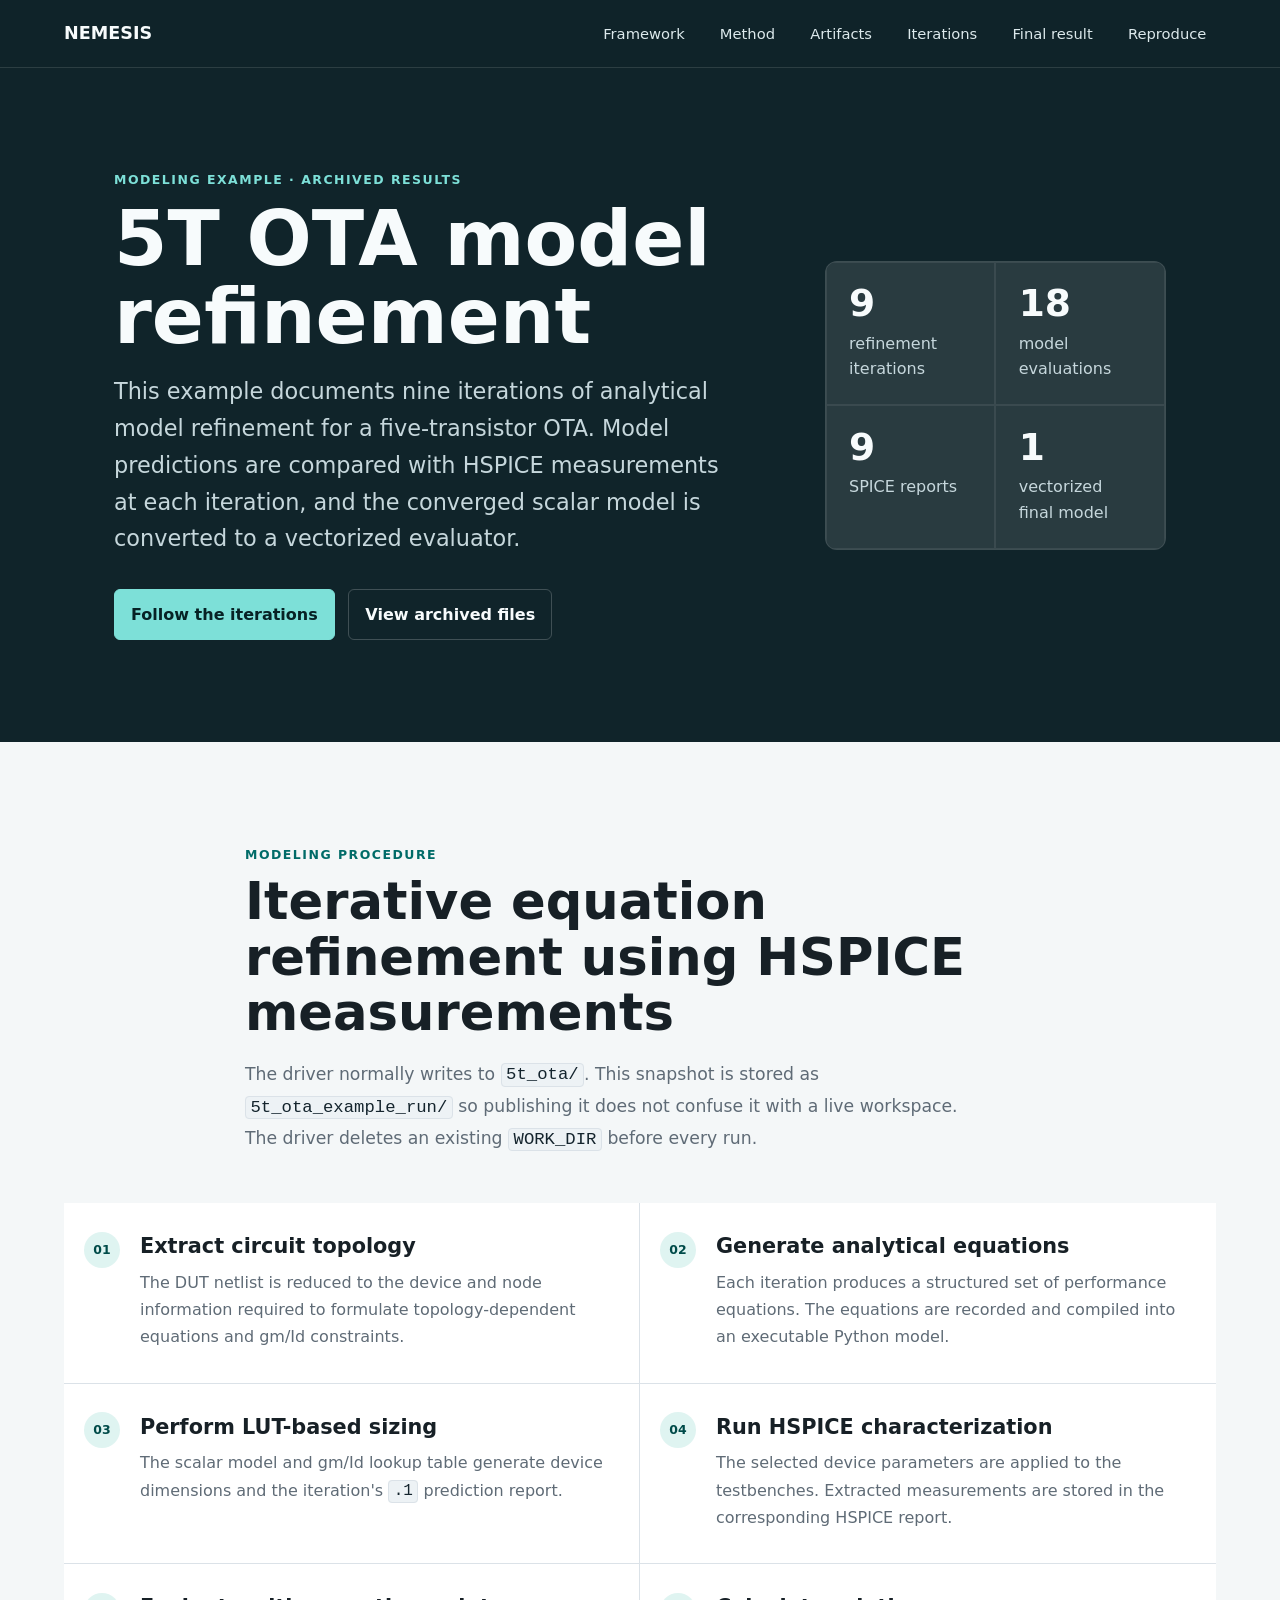
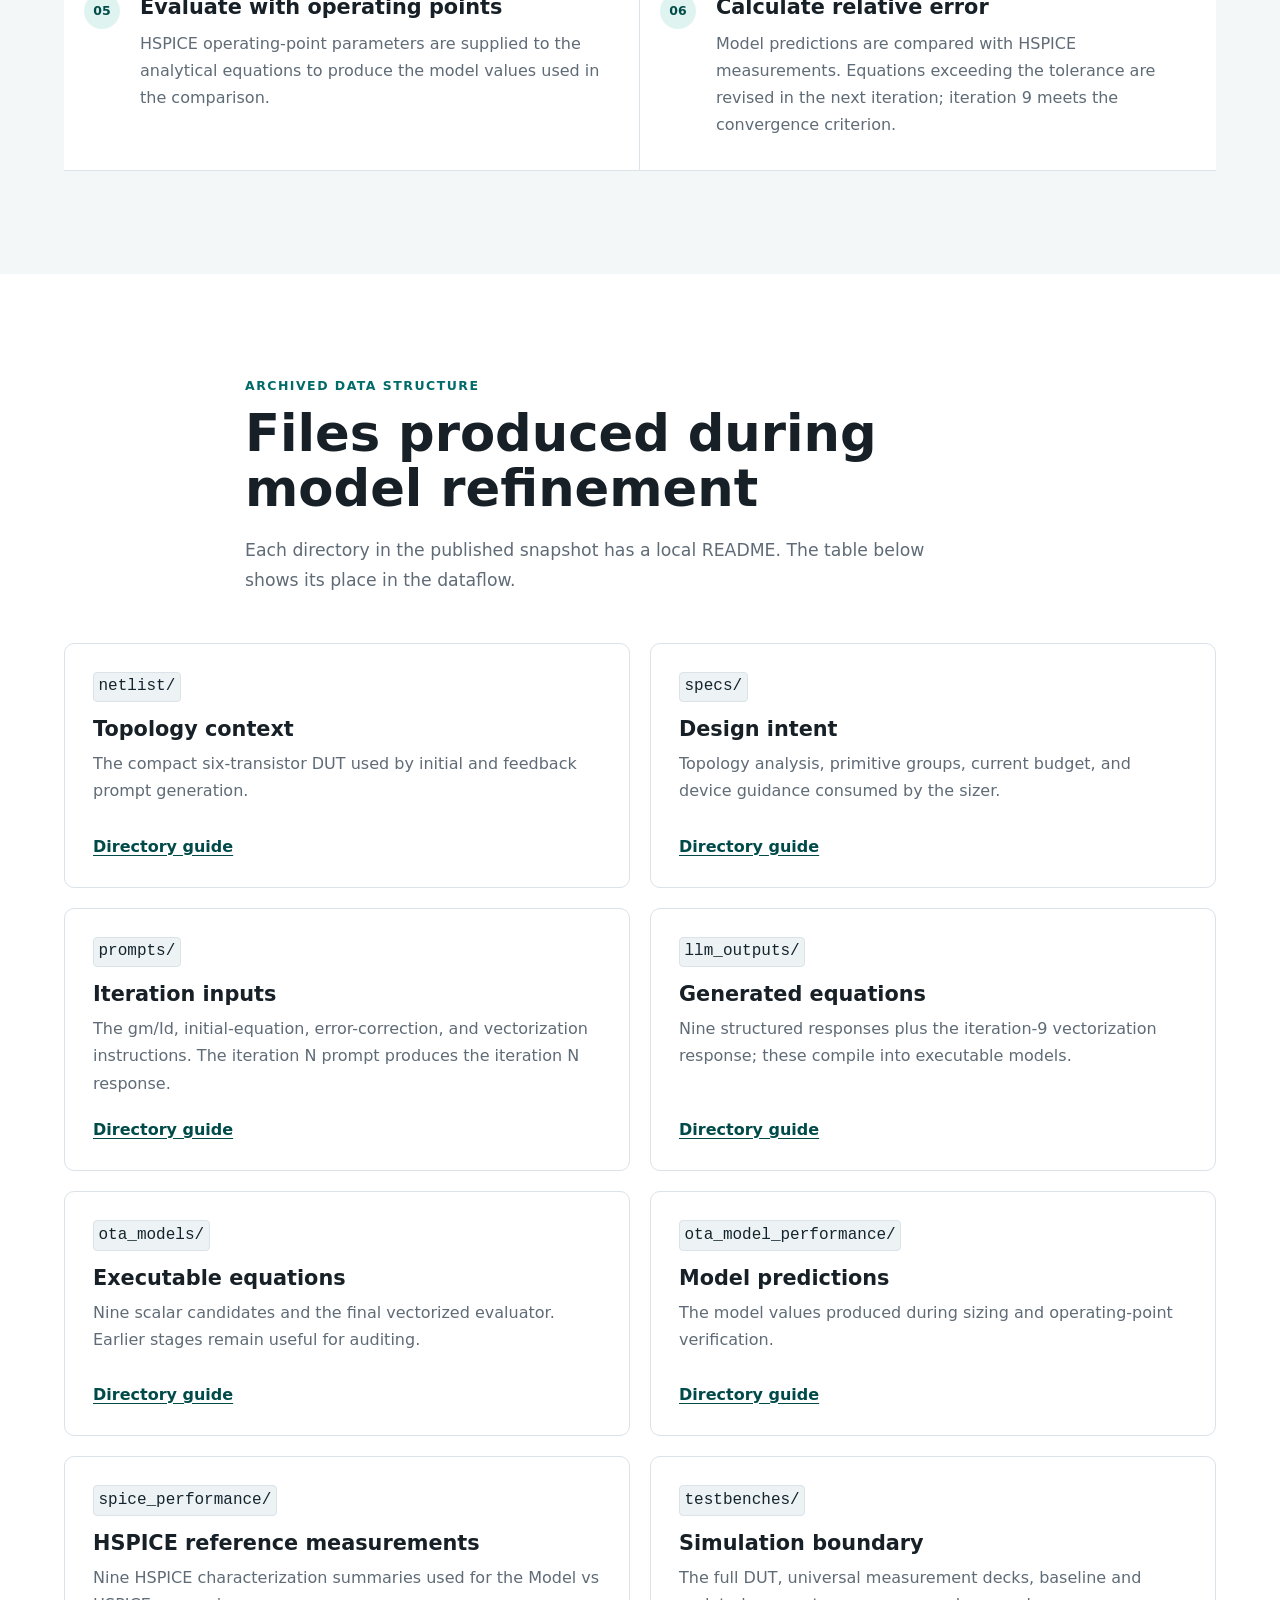
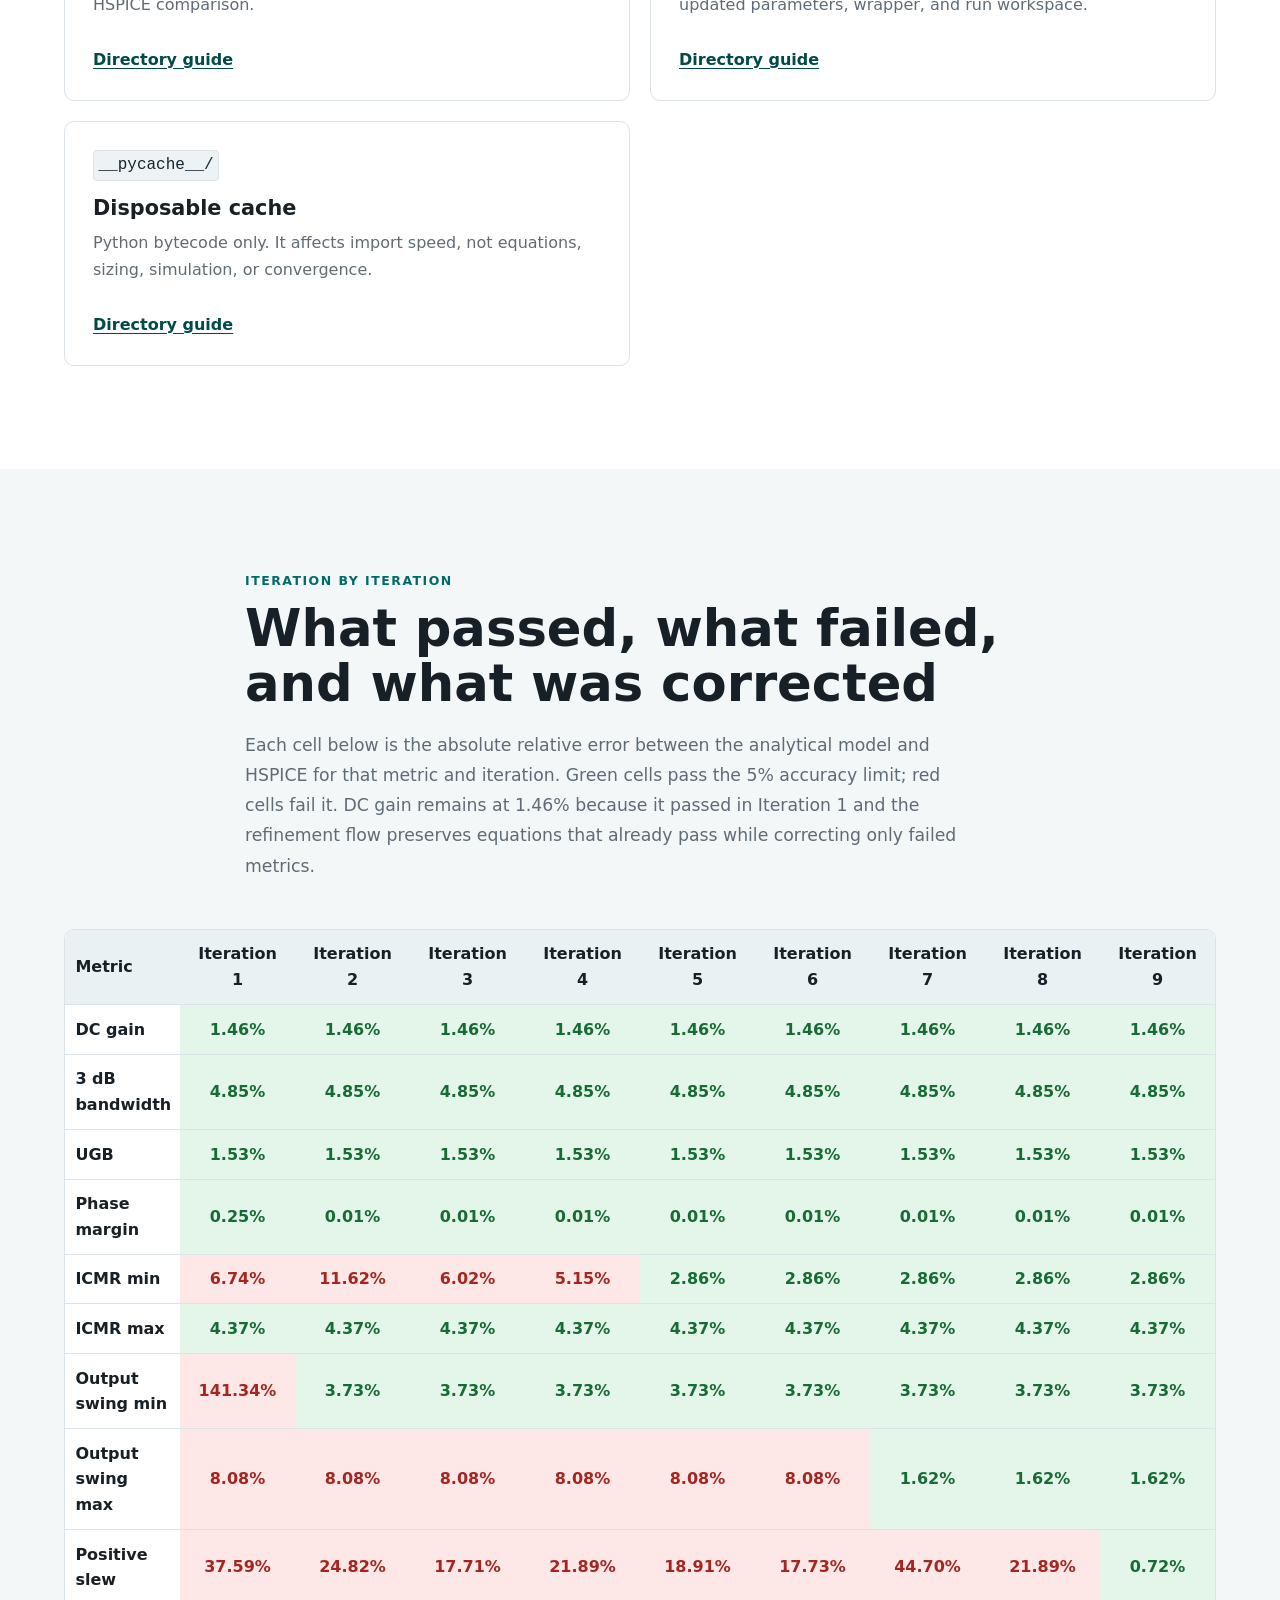
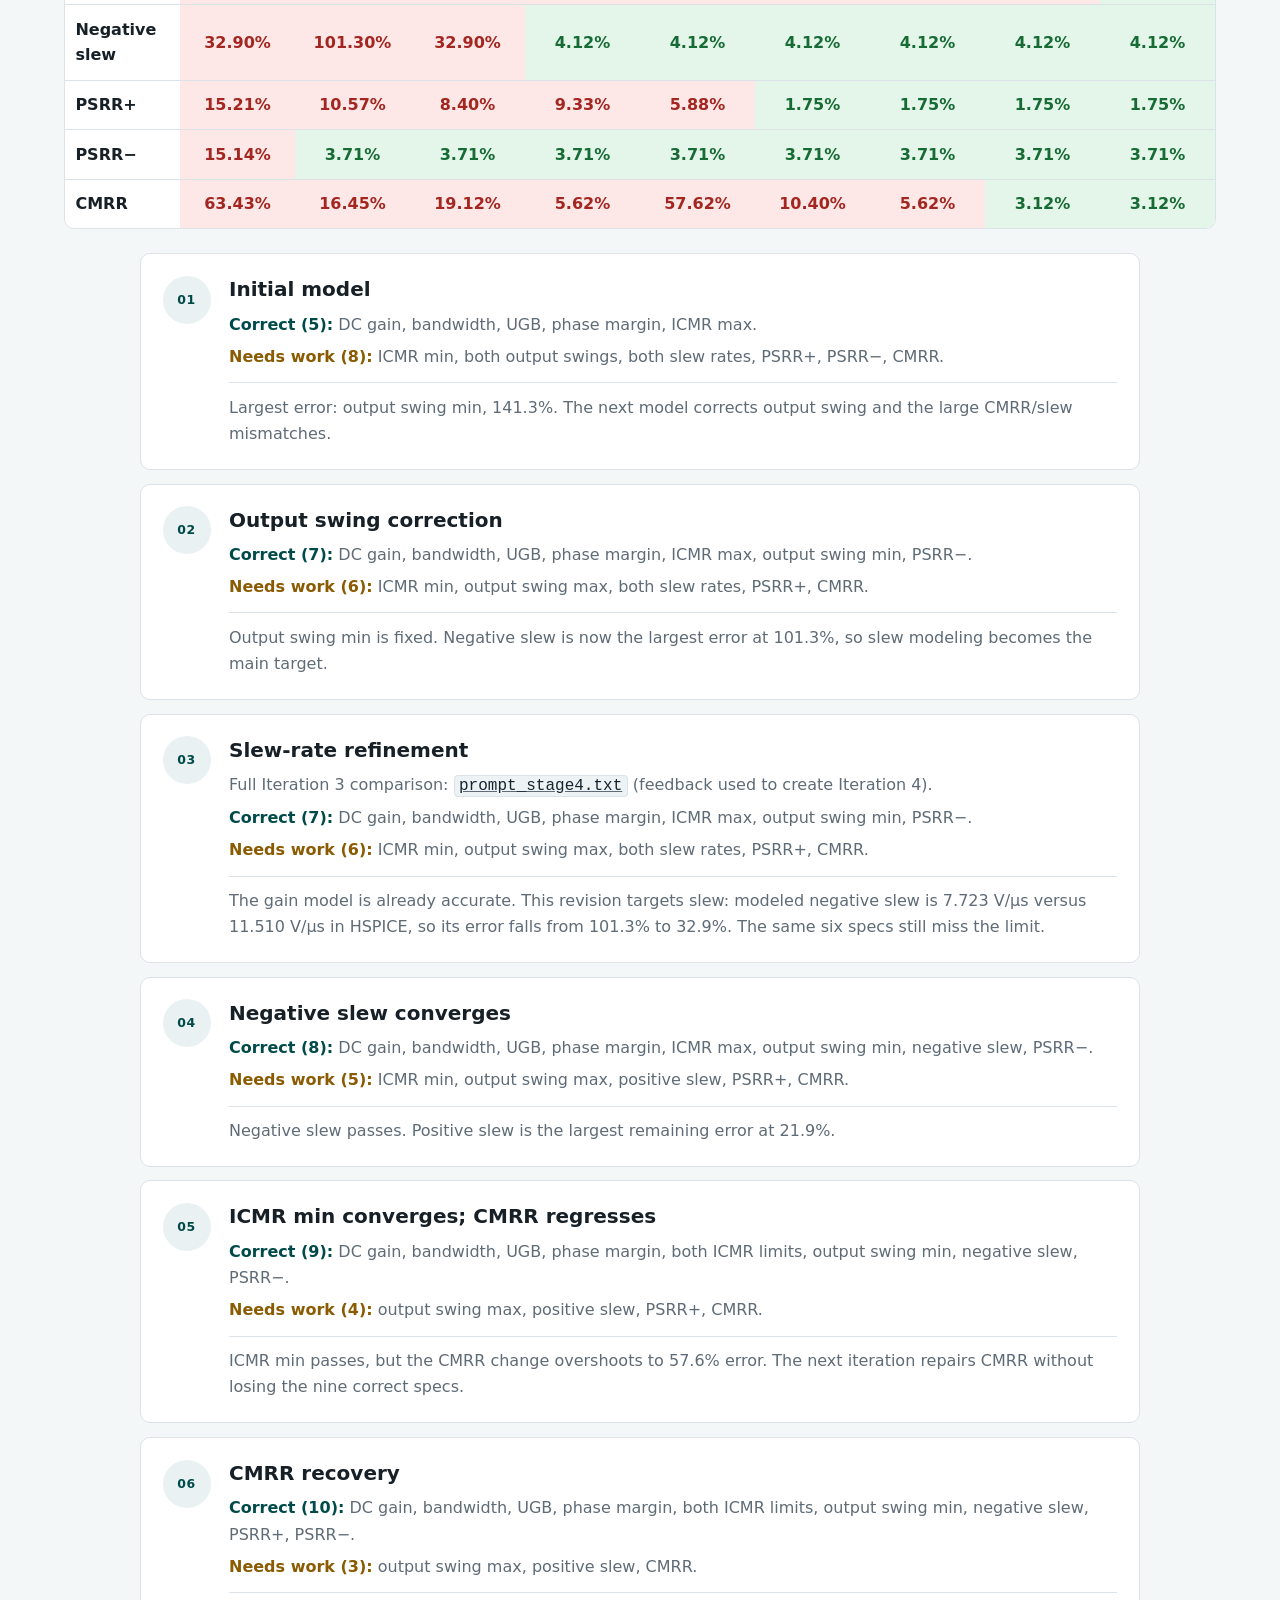
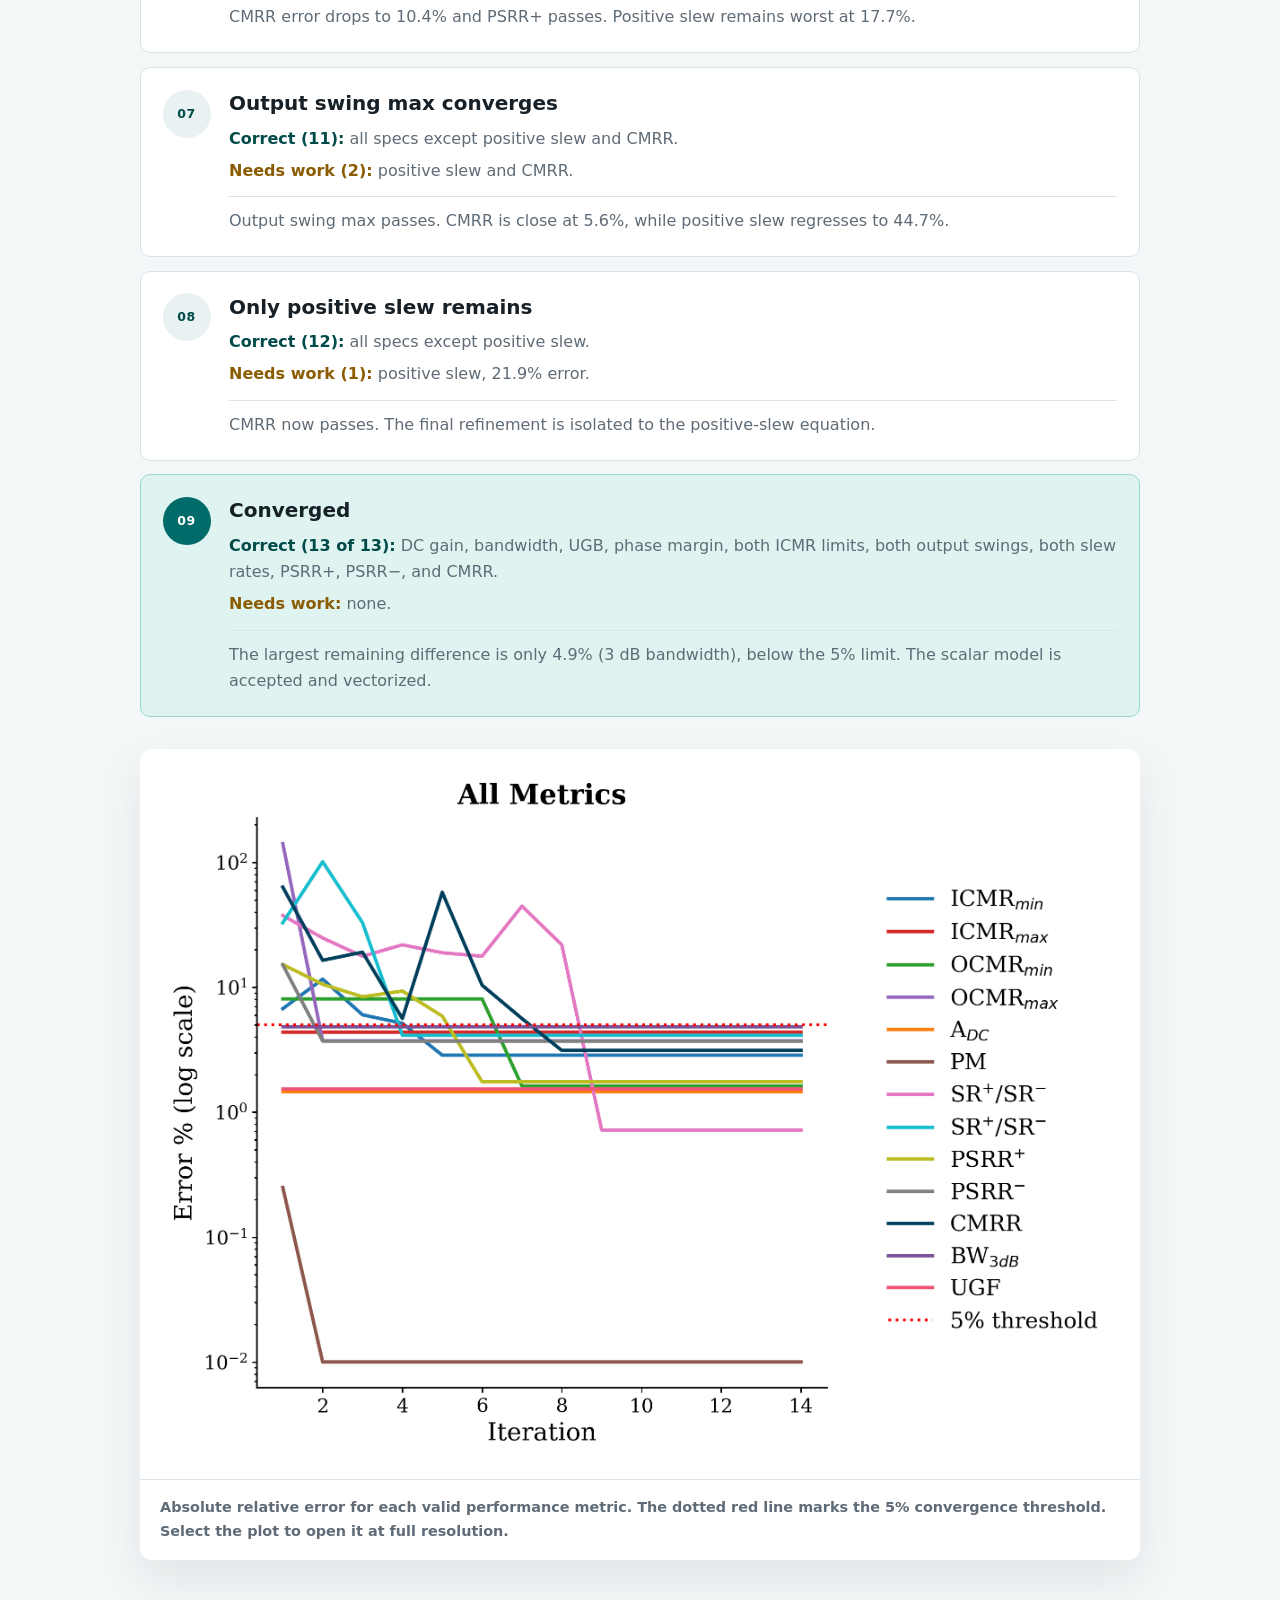
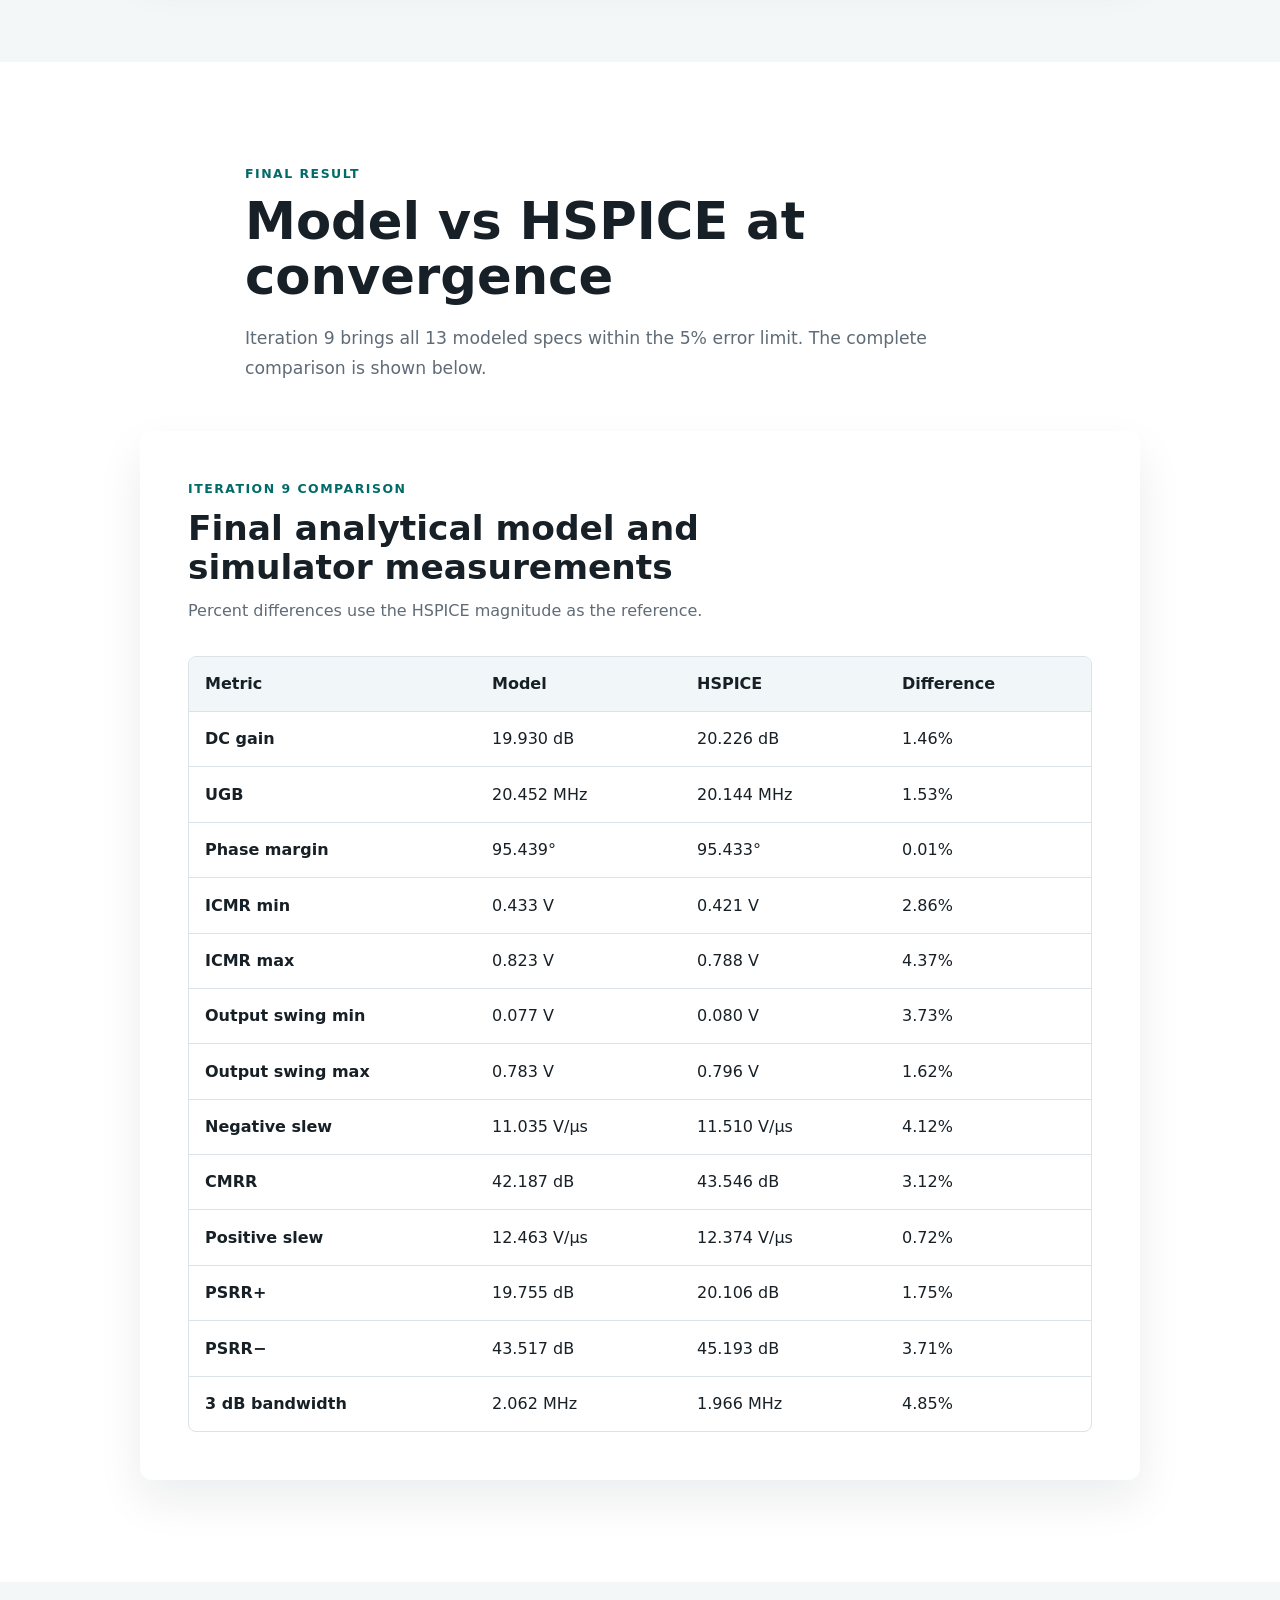
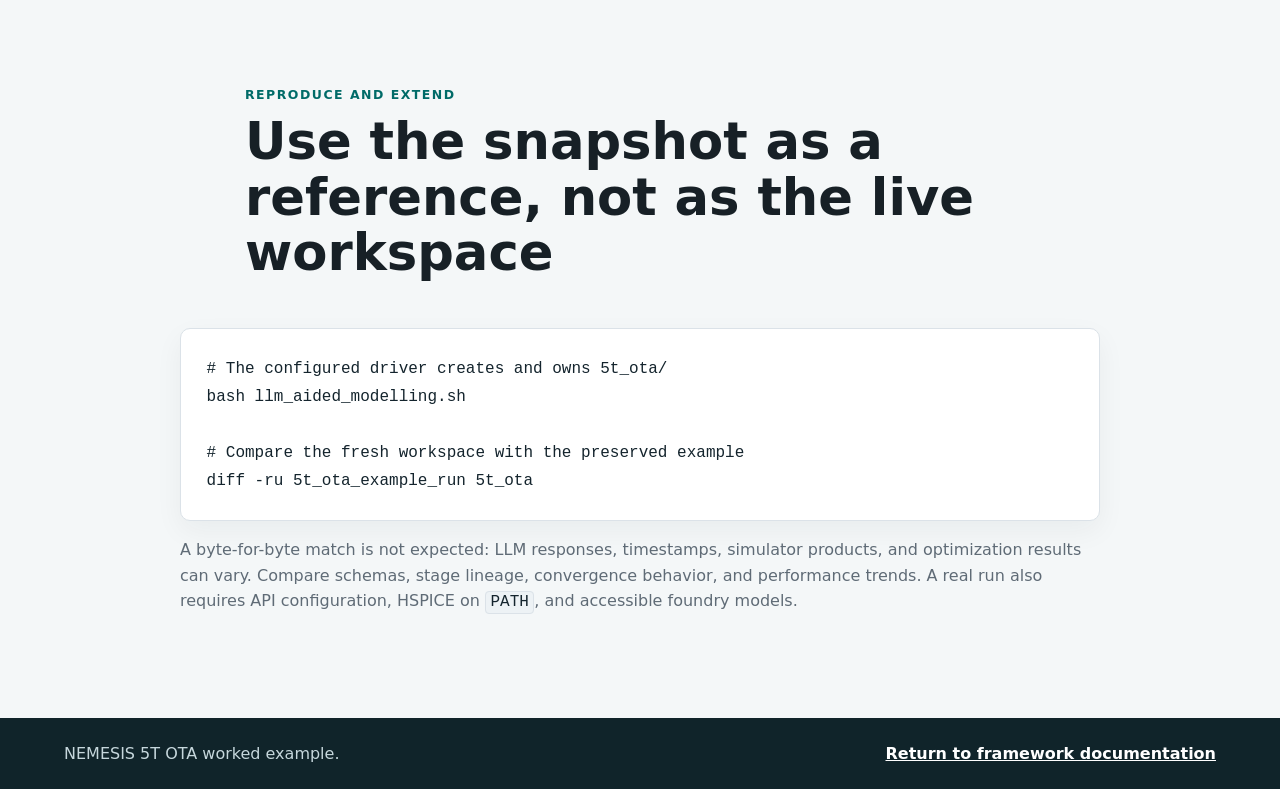
<file: docs/example.html>
<!doctype html>
<html lang="en">
  <head>
    <meta charset="utf-8">
    <meta name="viewport" content="width=device-width, initial-scale=1">
    <title>NEMESIS | 5T OTA Model Refinement Example</title>
    <meta name="description" content="A file-by-file walkthrough of a nine-stage NEMESIS 5T OTA modeling and HSPICE verification run.">
    <link rel="stylesheet" href="styles.css">
  </head>
  <body class="example-page">
    <a class="skip-link" href="#main-content">Skip to content</a>
    <header class="site-header compact-header" id="top">
      <nav class="topbar" aria-label="Primary">
        <a class="brand" href="index.html">NEMESIS</a>
        <button class="nav-toggle" type="button" aria-expanded="false" aria-controls="site-nav">Menu</button>
        <div class="nav-links" id="site-nav">
          <a href="index.html">Framework</a>
          <a href="#story">Method</a>
          <a href="#artifacts">Artifacts</a>
          <a href="#errors">Iterations</a>
          <a href="#stages">Final result</a>
          <a href="#reproduce">Reproduce</a>
        </div>
      </nav>
      <section class="example-hero">
        <div>
          <p class="eyebrow">Modeling example · archived results</p>
          <h1>5T OTA model refinement</h1>
          <p class="lead">This example documents nine iterations of analytical model refinement for a five-transistor OTA. Model predictions are compared with HSPICE measurements at each iteration, and the converged scalar model is converted to a vectorized evaluator.</p>
          <div class="hero-actions">
            <a class="button primary" href="#errors">Follow the iterations</a>
            <a class="button secondary" href="https://github.com/umn-eda/NEMESIS/tree/main/5t_ota_example_run">View archived files</a>
          </div>
        </div>
        <div class="example-stats" aria-label="Example summary">
          <div><strong>9</strong><span>refinement iterations</span></div>
          <div><strong>18</strong><span>model evaluations</span></div>
          <div><strong>9</strong><span>SPICE reports</span></div>
          <div><strong>1</strong><span>vectorized final model</span></div>
        </div>
      </section>
    </header>

    <main id="main-content">
      <section class="section" id="story">
        <div class="section-heading">
          <p class="eyebrow">Modeling procedure</p>
          <h2>Iterative equation refinement using HSPICE measurements</h2>
          <p>The driver normally writes to <code>5t_ota/</code>. This snapshot is stored as <code>5t_ota_example_run/</code> so publishing it does not confuse it with a live workspace. The driver deletes an existing <code>WORK_DIR</code> before every run.</p>
        </div>
        <div class="run-pipeline" aria-label="Example artifact flow">
          <article><span>01</span><h3>Extract circuit topology</h3><p>The DUT netlist is reduced to the device and node information required to formulate topology-dependent equations and gm/Id constraints.</p></article>
          <article><span>02</span><h3>Generate analytical equations</h3><p>Each iteration produces a structured set of performance equations. The equations are recorded and compiled into an executable Python model.</p></article>
          <article><span>03</span><h3>Perform LUT-based sizing</h3><p>The scalar model and gm/Id lookup table generate device dimensions and the iteration's <code>.1</code> prediction report.</p></article>
          <article><span>04</span><h3>Run HSPICE characterization</h3><p>The selected device parameters are applied to the testbenches. Extracted measurements are stored in the corresponding HSPICE report.</p></article>
          <article><span>05</span><h3>Evaluate with operating points</h3><p>HSPICE operating-point parameters are supplied to the analytical equations to produce the model values used in the comparison.</p></article>
          <article><span>06</span><h3>Calculate relative error</h3><p>Model predictions are compared with HSPICE measurements. Equations exceeding the tolerance are revised in the next iteration; iteration 9 meets the convergence criterion.</p></article>
        </div>
      </section>

      <section class="section" id="artifacts">
        <div class="section-heading">
          <p class="eyebrow">Archived data structure</p>
          <h2>Files produced during model refinement</h2>
          <p>Each directory in the published snapshot has a local README. The table below shows its place in the dataflow.</p>
        </div>
        <div class="artifact-grid">
          <article><code>netlist/</code><h3>Topology context</h3><p>The compact six-transistor DUT used by initial and feedback prompt generation.</p><a href="https://github.com/umn-eda/NEMESIS/tree/main/5t_ota_example_run/netlist">Directory guide</a></article>
          <article><code>specs/</code><h3>Design intent</h3><p>Topology analysis, primitive groups, current budget, and device guidance consumed by the sizer.</p><a href="https://github.com/umn-eda/NEMESIS/tree/main/5t_ota_example_run/specs">Directory guide</a></article>
          <article><code>prompts/</code><h3>Iteration inputs</h3><p>The gm/Id, initial-equation, error-correction, and vectorization instructions. The iteration N prompt produces the iteration N response.</p><a href="https://github.com/umn-eda/NEMESIS/tree/main/5t_ota_example_run/prompts">Directory guide</a></article>
          <article><code>llm_outputs/</code><h3>Generated equations</h3><p>Nine structured responses plus the iteration-9 vectorization response; these compile into executable models.</p><a href="https://github.com/umn-eda/NEMESIS/tree/main/5t_ota_example_run/llm_outputs">Directory guide</a></article>
          <article><code>ota_models/</code><h3>Executable equations</h3><p>Nine scalar candidates and the final vectorized evaluator. Earlier stages remain useful for auditing.</p><a href="https://github.com/umn-eda/NEMESIS/tree/main/5t_ota_example_run/ota_models">Directory guide</a></article>
          <article><code>ota_model_performance/</code><h3>Model predictions</h3><p>The model values produced during sizing and operating-point verification.</p><a href="https://github.com/umn-eda/NEMESIS/tree/main/5t_ota_example_run/ota_model_performance">Directory guide</a></article>
          <article><code>spice_performance/</code><h3>HSPICE reference measurements</h3><p>Nine HSPICE characterization summaries used for the Model vs HSPICE comparison.</p><a href="https://github.com/umn-eda/NEMESIS/tree/main/5t_ota_example_run/spice_performance">Directory guide</a></article>
          <article><code>testbenches/</code><h3>Simulation boundary</h3><p>The full DUT, universal measurement decks, baseline and updated parameters, wrapper, and run workspace.</p><a href="https://github.com/umn-eda/NEMESIS/tree/main/5t_ota_example_run/testbenches">Directory guide</a></article>
          <article><code>__pycache__/</code><h3>Disposable cache</h3><p>Python bytecode only. It affects import speed, not equations, sizing, simulation, or convergence.</p><a href="https://github.com/umn-eda/NEMESIS/tree/main/5t_ota_example_run/ota_models/__pycache__">Directory guide</a></article>
        </div>
      </section>

      <section class="section" id="errors">
        <div class="section-heading">
          <p class="eyebrow">Iteration by iteration</p>
          <h2>What passed, what failed, and what was corrected</h2>
          <p>Each cell below is the absolute relative error between the analytical model and HSPICE for that metric and iteration. Green cells pass the 5% accuracy limit; red cells fail it. DC gain remains at 1.46% because it passed in Iteration 1 and the refinement flow preserves equations that already pass while correcting only failed metrics.</p>
        </div>
        <div class="error-table-wrap">
          <table class="error-table" aria-label="Absolute metric error percentages for all model-refinement iterations">
            <thead><tr><th scope="col">Metric</th><th scope="col">Iteration 1</th><th scope="col">Iteration 2</th><th scope="col">Iteration 3</th><th scope="col">Iteration 4</th><th scope="col">Iteration 5</th><th scope="col">Iteration 6</th><th scope="col">Iteration 7</th><th scope="col">Iteration 8</th><th scope="col">Iteration 9</th></tr></thead>
            <tbody>
              <tr><th scope="row">DC gain</th><td class="metric-pass">1.46%</td><td class="metric-pass">1.46%</td><td class="metric-pass">1.46%</td><td class="metric-pass">1.46%</td><td class="metric-pass">1.46%</td><td class="metric-pass">1.46%</td><td class="metric-pass">1.46%</td><td class="metric-pass">1.46%</td><td class="metric-pass">1.46%</td></tr>
              <tr><th scope="row">3 dB bandwidth</th><td class="metric-pass">4.85%</td><td class="metric-pass">4.85%</td><td class="metric-pass">4.85%</td><td class="metric-pass">4.85%</td><td class="metric-pass">4.85%</td><td class="metric-pass">4.85%</td><td class="metric-pass">4.85%</td><td class="metric-pass">4.85%</td><td class="metric-pass">4.85%</td></tr>
              <tr><th scope="row">UGB</th><td class="metric-pass">1.53%</td><td class="metric-pass">1.53%</td><td class="metric-pass">1.53%</td><td class="metric-pass">1.53%</td><td class="metric-pass">1.53%</td><td class="metric-pass">1.53%</td><td class="metric-pass">1.53%</td><td class="metric-pass">1.53%</td><td class="metric-pass">1.53%</td></tr>
              <tr><th scope="row">Phase margin</th><td class="metric-pass">0.25%</td><td class="metric-pass">0.01%</td><td class="metric-pass">0.01%</td><td class="metric-pass">0.01%</td><td class="metric-pass">0.01%</td><td class="metric-pass">0.01%</td><td class="metric-pass">0.01%</td><td class="metric-pass">0.01%</td><td class="metric-pass">0.01%</td></tr>
              <tr><th scope="row">ICMR min</th><td class="metric-fail">6.74%</td><td class="metric-fail">11.62%</td><td class="metric-fail">6.02%</td><td class="metric-fail">5.15%</td><td class="metric-pass">2.86%</td><td class="metric-pass">2.86%</td><td class="metric-pass">2.86%</td><td class="metric-pass">2.86%</td><td class="metric-pass">2.86%</td></tr>
              <tr><th scope="row">ICMR max</th><td class="metric-pass">4.37%</td><td class="metric-pass">4.37%</td><td class="metric-pass">4.37%</td><td class="metric-pass">4.37%</td><td class="metric-pass">4.37%</td><td class="metric-pass">4.37%</td><td class="metric-pass">4.37%</td><td class="metric-pass">4.37%</td><td class="metric-pass">4.37%</td></tr>
              <tr><th scope="row">Output swing min</th><td class="metric-fail">141.34%</td><td class="metric-pass">3.73%</td><td class="metric-pass">3.73%</td><td class="metric-pass">3.73%</td><td class="metric-pass">3.73%</td><td class="metric-pass">3.73%</td><td class="metric-pass">3.73%</td><td class="metric-pass">3.73%</td><td class="metric-pass">3.73%</td></tr>
              <tr><th scope="row">Output swing max</th><td class="metric-fail">8.08%</td><td class="metric-fail">8.08%</td><td class="metric-fail">8.08%</td><td class="metric-fail">8.08%</td><td class="metric-fail">8.08%</td><td class="metric-fail">8.08%</td><td class="metric-pass">1.62%</td><td class="metric-pass">1.62%</td><td class="metric-pass">1.62%</td></tr>
              <tr><th scope="row">Positive slew</th><td class="metric-fail">37.59%</td><td class="metric-fail">24.82%</td><td class="metric-fail">17.71%</td><td class="metric-fail">21.89%</td><td class="metric-fail">18.91%</td><td class="metric-fail">17.73%</td><td class="metric-fail">44.70%</td><td class="metric-fail">21.89%</td><td class="metric-pass">0.72%</td></tr>
              <tr><th scope="row">Negative slew</th><td class="metric-fail">32.90%</td><td class="metric-fail">101.30%</td><td class="metric-fail">32.90%</td><td class="metric-pass">4.12%</td><td class="metric-pass">4.12%</td><td class="metric-pass">4.12%</td><td class="metric-pass">4.12%</td><td class="metric-pass">4.12%</td><td class="metric-pass">4.12%</td></tr>
              <tr><th scope="row">PSRR+</th><td class="metric-fail">15.21%</td><td class="metric-fail">10.57%</td><td class="metric-fail">8.40%</td><td class="metric-fail">9.33%</td><td class="metric-fail">5.88%</td><td class="metric-pass">1.75%</td><td class="metric-pass">1.75%</td><td class="metric-pass">1.75%</td><td class="metric-pass">1.75%</td></tr>
              <tr><th scope="row">PSRR−</th><td class="metric-fail">15.14%</td><td class="metric-pass">3.71%</td><td class="metric-pass">3.71%</td><td class="metric-pass">3.71%</td><td class="metric-pass">3.71%</td><td class="metric-pass">3.71%</td><td class="metric-pass">3.71%</td><td class="metric-pass">3.71%</td><td class="metric-pass">3.71%</td></tr>
              <tr><th scope="row">CMRR</th><td class="metric-fail">63.43%</td><td class="metric-fail">16.45%</td><td class="metric-fail">19.12%</td><td class="metric-fail">5.62%</td><td class="metric-fail">57.62%</td><td class="metric-fail">10.40%</td><td class="metric-fail">5.62%</td><td class="metric-pass">3.12%</td><td class="metric-pass">3.12%</td></tr>
            </tbody>
          </table>
        </div>
        <div class="iteration-list">
          <article>
            <div class="iteration-number">01</div><div><h3>Initial model</h3><div class="iteration-evidence"><span><strong>Model gain</strong>19.930 dB</span><span><strong>HSPICE gain</strong>20.226 dB</span><span><strong>Gain error</strong>1.46%</span><span><strong>Worst error</strong>141.3%</span></div><p class="pass"><strong>Correct (5):</strong> DC gain, bandwidth, UGB, phase margin, ICMR max.</p><p class="fail"><strong>Needs work (8):</strong> ICMR min, both output swings, both slew rates, PSRR+, PSRR−, CMRR.</p><p class="iteration-note">Largest error: output swing min, 141.3%. The next model corrects output swing and the large CMRR/slew mismatches.</p></div>
          </article>
          <article>
            <div class="iteration-number">02</div><div><h3>Output swing correction</h3><div class="iteration-evidence"><span><strong>Model gain</strong>19.930 dB</span><span><strong>HSPICE gain</strong>20.226 dB</span><span><strong>Gain error</strong>1.46%</span><span><strong>Worst error</strong>101.3%</span></div><p class="pass"><strong>Correct (7):</strong> DC gain, bandwidth, UGB, phase margin, ICMR max, output swing min, PSRR−.</p><p class="fail"><strong>Needs work (6):</strong> ICMR min, output swing max, both slew rates, PSRR+, CMRR.</p><p class="iteration-note">Output swing min is fixed. Negative slew is now the largest error at 101.3%, so slew modeling becomes the main target.</p></div>
          </article>
          <article>
            <div class="iteration-number">03</div><div><h3>Slew-rate refinement</h3><div class="iteration-evidence"><span><strong>Model gain</strong>19.930 dB</span><span><strong>HSPICE gain</strong>20.226 dB</span><span><strong>Gain error</strong>1.46%</span><span><strong>Worst error</strong>32.9%</span></div><p class="iteration-source">Full Iteration 3 comparison: <a href="https://github.com/umn-eda/NEMESIS/blob/main/5t_ota_example_run/prompts/prompt_stage4.txt"><code>prompt_stage4.txt</code></a> (feedback used to create Iteration 4).</p><p class="pass"><strong>Correct (7):</strong> DC gain, bandwidth, UGB, phase margin, ICMR max, output swing min, PSRR−.</p><p class="fail"><strong>Needs work (6):</strong> ICMR min, output swing max, both slew rates, PSRR+, CMRR.</p><p class="iteration-note">The gain model is already accurate. This revision targets slew: modeled negative slew is 7.723 V/µs versus 11.510 V/µs in HSPICE, so its error falls from 101.3% to 32.9%. The same six specs still miss the limit.</p></div>
          </article>
          <article>
            <div class="iteration-number">04</div><div><h3>Negative slew converges</h3><div class="iteration-evidence"><span><strong>Model gain</strong>19.930 dB</span><span><strong>HSPICE gain</strong>20.226 dB</span><span><strong>Gain error</strong>1.46%</span><span><strong>Worst error</strong>21.9%</span></div><p class="pass"><strong>Correct (8):</strong> DC gain, bandwidth, UGB, phase margin, ICMR max, output swing min, negative slew, PSRR−.</p><p class="fail"><strong>Needs work (5):</strong> ICMR min, output swing max, positive slew, PSRR+, CMRR.</p><p class="iteration-note">Negative slew passes. Positive slew is the largest remaining error at 21.9%.</p></div>
          </article>
          <article>
            <div class="iteration-number">05</div><div><h3>ICMR min converges; CMRR regresses</h3><div class="iteration-evidence"><span><strong>Model gain</strong>19.930 dB</span><span><strong>HSPICE gain</strong>20.226 dB</span><span><strong>Gain error</strong>1.46%</span><span><strong>Worst error</strong>57.6%</span></div><p class="pass"><strong>Correct (9):</strong> DC gain, bandwidth, UGB, phase margin, both ICMR limits, output swing min, negative slew, PSRR−.</p><p class="fail"><strong>Needs work (4):</strong> output swing max, positive slew, PSRR+, CMRR.</p><p class="iteration-note">ICMR min passes, but the CMRR change overshoots to 57.6% error. The next iteration repairs CMRR without losing the nine correct specs.</p></div>
          </article>
          <article>
            <div class="iteration-number">06</div><div><h3>CMRR recovery</h3><div class="iteration-evidence"><span><strong>Model gain</strong>19.930 dB</span><span><strong>HSPICE gain</strong>20.226 dB</span><span><strong>Gain error</strong>1.46%</span><span><strong>Worst error</strong>17.7%</span></div><p class="pass"><strong>Correct (10):</strong> DC gain, bandwidth, UGB, phase margin, both ICMR limits, output swing min, negative slew, PSRR+, PSRR−.</p><p class="fail"><strong>Needs work (3):</strong> output swing max, positive slew, CMRR.</p><p class="iteration-note">CMRR error drops to 10.4% and PSRR+ passes. Positive slew remains worst at 17.7%.</p></div>
          </article>
          <article>
            <div class="iteration-number">07</div><div><h3>Output swing max converges</h3><div class="iteration-evidence"><span><strong>Model gain</strong>19.930 dB</span><span><strong>HSPICE gain</strong>20.226 dB</span><span><strong>Gain error</strong>1.46%</span><span><strong>Worst error</strong>44.7%</span></div><p class="pass"><strong>Correct (11):</strong> all specs except positive slew and CMRR.</p><p class="fail"><strong>Needs work (2):</strong> positive slew and CMRR.</p><p class="iteration-note">Output swing max passes. CMRR is close at 5.6%, while positive slew regresses to 44.7%.</p></div>
          </article>
          <article>
            <div class="iteration-number">08</div><div><h3>Only positive slew remains</h3><div class="iteration-evidence"><span><strong>Model gain</strong>19.930 dB</span><span><strong>HSPICE gain</strong>20.226 dB</span><span><strong>Gain error</strong>1.46%</span><span><strong>Worst error</strong>21.9%</span></div><p class="pass"><strong>Correct (12):</strong> all specs except positive slew.</p><p class="fail"><strong>Needs work (1):</strong> positive slew, 21.9% error.</p><p class="iteration-note">CMRR now passes. The final refinement is isolated to the positive-slew equation.</p></div>
          </article>
          <article class="converged-iteration">
            <div class="iteration-number">09</div><div><h3>Converged</h3><div class="iteration-evidence"><span><strong>Model gain</strong>19.930 dB</span><span><strong>HSPICE gain</strong>20.226 dB</span><span><strong>Gain error</strong>1.46%</span><span><strong>Worst error</strong>4.9%</span></div><p class="pass"><strong>Correct (13 of 13):</strong> DC gain, bandwidth, UGB, phase margin, both ICMR limits, both output swings, both slew rates, PSRR+, PSRR−, and CMRR.</p><p class="fail"><strong>Needs work:</strong> none.</p><p class="iteration-note">The largest remaining difference is only 4.9% (3 dB bandwidth), below the 5% limit. The scalar model is accepted and vectorized.</p></div>
          </article>
        </div>
        <figure class="error-plot">
          <a href="assets/combined_subplots.png?v=20260804"><img src="assets/combined_subplots.png?v=20260804" alt="Line plot of absolute relative error for thirteen OTA performance metrics over nine model-refinement iterations"></a>
          <figcaption>Absolute relative error for each valid performance metric. The dotted red line marks the 5% convergence threshold. Select the plot to open it at full resolution.</figcaption>
        </figure>
      </section>

      <section class="section" id="stages">
        <div class="section-heading">
          <p class="eyebrow">Final result</p>
          <h2>Model vs HSPICE at convergence</h2>
          <p>Iteration 9 brings all 13 modeled specs within the 5% error limit. The complete comparison is shown below.</p>
        </div>
        <div class="result-panel">
          <div>
            <p class="eyebrow">Iteration 9 comparison</p>
            <h3>Final analytical model and simulator measurements</h3>
            <p>Percent differences use the HSPICE magnitude as the reference.</p>
          </div>
          <div class="comparison-table" role="table" aria-label="Stage 9 model and HSPICE comparison">
            <div class="table-head">Metric</div><div class="table-head">Model</div><div class="table-head">HSPICE</div><div class="table-head">Difference</div>
            <div>DC gain</div><div>19.930 dB</div><div>20.226 dB</div><div>1.46%</div>
            <div>UGB</div><div>20.452 MHz</div><div>20.144 MHz</div><div>1.53%</div>
            <div>Phase margin</div><div>95.439°</div><div>95.433°</div><div>0.01%</div>
            <div>ICMR min</div><div>0.433 V</div><div>0.421 V</div><div>2.86%</div>
            <div>ICMR max</div><div>0.823 V</div><div>0.788 V</div><div>4.37%</div>
            <div>Output swing min</div><div>0.077 V</div><div>0.080 V</div><div>3.73%</div>
            <div>Output swing max</div><div>0.783 V</div><div>0.796 V</div><div>1.62%</div>
            <div>Negative slew</div><div>11.035 V/µs</div><div>11.510 V/µs</div><div>4.12%</div>
            <div>CMRR</div><div>42.187 dB</div><div>43.546 dB</div><div>3.12%</div>
            <div>Positive slew</div><div>12.463 V/µs</div><div>12.374 V/µs</div><div>0.72%</div>
            <div>PSRR+</div><div>19.755 dB</div><div>20.106 dB</div><div>1.75%</div>
            <div>PSRR−</div><div>43.517 dB</div><div>45.193 dB</div><div>3.71%</div>
            <div>3 dB bandwidth</div><div>2.062 MHz</div><div>1.966 MHz</div><div>4.85%</div>
          </div>
        </div>
      </section>

      <section class="section" id="reproduce">
        <div class="section-heading">
          <p class="eyebrow">Reproduce and extend</p>
          <h2>Use the snapshot as a reference, not as the live workspace</h2>
        </div>
        <div class="command-block"><pre><code># The configured driver creates and owns 5t_ota/
bash llm_aided_modelling.sh

# Compare the fresh workspace with the preserved example
diff -ru 5t_ota_example_run 5t_ota</code></pre></div>
        <p class="section-note">A byte-for-byte match is not expected: LLM responses, timestamps, simulator products, and optimization results can vary. Compare schemas, stage lineage, convergence behavior, and performance trends. A real run also requires API configuration, HSPICE on <code>PATH</code>, and accessible foundry models.</p>
      </section>
    </main>

    <footer class="footer"><p>NEMESIS 5T OTA worked example.</p><a href="index.html">Return to framework documentation</a></footer>
    <script src="script.js"></script>
  </body>
</html>
</file>
<file: docs/styles.css>
:root {
  --bg: #f6f7f9;
  --surface: #ffffff;
  --ink: #172026;
  --muted: #5f6b76;
  --line: #dbe2e8;
  --accent: #006b68;
  --accent-dark: #004b49;
  --accent-soft: #dff4f1;
  --warning: #8a5b00;
  --code: #14242d;
  --shadow: 0 20px 45px rgba(18, 31, 40, 0.08);
}

* {
  box-sizing: border-box;
}

html {
  scroll-behavior: smooth;
}

body {
  margin: 0;
  background: var(--bg);
  color: var(--ink);
  font-family: Inter, ui-sans-serif, system-ui, -apple-system, BlinkMacSystemFont, "Segoe UI", sans-serif;
  line-height: 1.6;
}

a {
  color: inherit;
}

code,
pre {
  font-family: "SFMono-Regular", Consolas, "Liberation Mono", monospace;
}

code {
  background: #edf2f5;
  border: 1px solid var(--line);
  border-radius: 4px;
  color: var(--code);
  padding: 0.08rem 0.28rem;
}

.site-header {
  background: #10242a;
  color: #f7fbfc;
}

.topbar {
  align-items: center;
  border-bottom: 1px solid rgba(255, 255, 255, 0.12);
  display: flex;
  justify-content: space-between;
  min-height: 68px;
  padding: 0 5vw;
  position: sticky;
  top: 0;
  z-index: 20;
  background: rgba(16, 36, 42, 0.95);
  backdrop-filter: blur(10px);
}

.brand {
  font-size: 1.1rem;
  font-weight: 800;
  letter-spacing: 0;
  text-decoration: none;
}

.nav-links {
  align-items: center;
  display: flex;
  gap: 1rem;
}

.nav-links a {
  border-radius: 4px;
  color: #dce9ec;
  font-size: 0.92rem;
  padding: 0.45rem 0.6rem;
  text-decoration: none;
}

.nav-links a:hover {
  background: rgba(255, 255, 255, 0.09);
  color: #ffffff;
}

.nav-toggle {
  display: none;
}

.hero {
  align-items: center;
  display: grid;
  gap: 3rem;
  grid-template-columns: minmax(0, 1.25fr) minmax(280px, 0.75fr);
  min-height: calc(100vh - 68px);
  padding: 7vw 5vw 8vw;
}

.hero-copy {
  max-width: 820px;
}

.eyebrow {
  color: var(--accent);
  font-size: 0.78rem;
  font-weight: 800;
  letter-spacing: 0.12em;
  margin: 0 0 0.6rem;
  text-transform: uppercase;
}

.site-header .eyebrow {
  color: #7de0d8;
}

h1,
h2,
h3 {
  letter-spacing: 0;
  line-height: 1.12;
  margin: 0;
}

h1 {
  font-size: clamp(3.4rem, 11vw, 8.5rem);
  font-weight: 900;
}

h2 {
  font-size: clamp(2rem, 4vw, 3.7rem);
  max-width: 980px;
}

h3 {
  font-size: 1.18rem;
}

p {
  color: var(--muted);
  margin: 0;
}

.site-header p {
  color: #c6d7dc;
}

.lead {
  font-size: clamp(1.05rem, 2vw, 1.4rem);
  margin-top: 1rem;
  max-width: 820px;
}

.hero-actions {
  display: flex;
  flex-wrap: wrap;
  gap: 0.85rem;
  margin-top: 2rem;
}

.button {
  border: 1px solid rgba(255, 255, 255, 0.2);
  border-radius: 6px;
  display: inline-flex;
  font-weight: 750;
  min-height: 44px;
  padding: 0.72rem 1rem;
  text-decoration: none;
}

.button.primary {
  background: #7de0d8;
  border-color: #7de0d8;
  color: #072225;
}

.button.secondary {
  color: #f7fbfc;
}

.hero-panel {
  background: rgba(255, 255, 255, 0.08);
  border: 1px solid rgba(255, 255, 255, 0.16);
  border-radius: 8px;
  box-shadow: var(--shadow);
  display: grid;
}

.metric {
  border-bottom: 1px solid rgba(255, 255, 255, 0.13);
  padding: 1.35rem;
}

.metric:last-child {
  border-bottom: 0;
}

.metric-value {
  display: block;
  font-size: 2.3rem;
  font-weight: 900;
}

.metric-label {
  color: #c6d7dc;
}

.section {
  padding: 5.5rem 5vw;
}

.section:nth-child(even) {
  background: var(--surface);
}

.section-heading {
  margin-bottom: 2rem;
  max-width: 1050px;
}

.section-heading p:not(.eyebrow) {
  font-size: 1.02rem;
  margin-top: 0.8rem;
  max-width: 780px;
}

.intro-grid,
.cards,
.about-grid {
  display: grid;
  gap: 1rem;
  grid-template-columns: repeat(3, minmax(0, 1fr));
}

.intro-grid article,
.cards article,
.about-grid article,
.step,
.layout-table,
.command-block,
.citation-card,
.contact-card {
  background: var(--surface);
  border: 1px solid var(--line);
  border-radius: 8px;
  box-shadow: 0 10px 28px rgba(18, 31, 40, 0.05);
}

.section:nth-child(even) .intro-grid article,
.section:nth-child(even) .cards article,
.section:nth-child(even) .about-grid article,
.section:nth-child(even) .step,
.section:nth-child(even) .layout-table,
.section:nth-child(even) .command-block,
.section:nth-child(even) .citation-card,
.section:nth-child(even) .contact-card {
  background: #fbfcfd;
}

.intro-grid article,
.cards article,
.about-grid article {
  padding: 1.35rem;
}

.intro-grid h3,
.cards h3,
.about-grid h3 {
  margin-bottom: 0.55rem;
}

.flow-map {
  counter-reset: flow;
  display: grid;
  gap: 0.75rem;
  grid-template-columns: repeat(3, minmax(0, 1fr));
  list-style: none;
  margin: 0;
  padding: 0;
}

.flow-map a {
  align-items: center;
  background: var(--surface);
  border: 1px solid var(--line);
  border-radius: 8px;
  display: flex;
  gap: 0.75rem;
  min-height: 76px;
  padding: 0.9rem;
  text-decoration: none;
}

.flow-map a:hover {
  border-color: var(--accent);
}

.flow-map span {
  align-items: center;
  background: var(--accent-soft);
  border-radius: 999px;
  color: var(--accent-dark);
  display: inline-flex;
  flex: 0 0 auto;
  font-weight: 850;
  height: 38px;
  justify-content: center;
  min-width: 38px;
  padding: 0 0.5rem;
}

.layout-table {
  display: grid;
  grid-template-columns: minmax(220px, 0.35fr) minmax(0, 0.65fr);
  overflow: hidden;
}

.layout-table > div {
  border-bottom: 1px solid var(--line);
  padding: 0.95rem 1rem;
}

.layout-table > div:nth-last-child(-n + 2) {
  border-bottom: 0;
}

.layout-table > div:nth-child(odd) {
  background: #f1f6f8;
  font-weight: 700;
}

.step {
  display: grid;
  gap: 1.2rem;
  grid-template-columns: 88px minmax(0, 1fr);
  margin-bottom: 1rem;
  padding: 1.2rem;
  scroll-margin-top: 88px;
}

.step-index {
  align-items: center;
  background: var(--accent-dark);
  border-radius: 8px;
  color: #ffffff;
  display: flex;
  font-size: 1.1rem;
  font-weight: 900;
  height: 60px;
  justify-content: center;
  min-width: 60px;
  padding: 0 0.35rem;
}

.step h3 {
  margin-bottom: 0.55rem;
}

.step p + p {
  margin-top: 0.75rem;
}

.loop {
  border-color: #b8dcd8;
}

.substeps {
  display: flex;
  flex-wrap: wrap;
  gap: 0.5rem;
  margin-top: 1rem;
}

.substeps a {
  background: var(--accent-soft);
  border: 1px solid #b8dcd8;
  border-radius: 999px;
  color: var(--accent-dark);
  font-size: 0.9rem;
  font-weight: 750;
  padding: 0.35rem 0.65rem;
  text-decoration: none;
}

.gallery {
  display: grid;
  gap: 1rem;
  grid-template-columns: repeat(5, minmax(0, 1fr));
  margin-bottom: 1.25rem;
}

figure {
  background: var(--surface);
  border: 1px solid var(--line);
  border-radius: 8px;
  margin: 0;
  overflow: hidden;
}

figure img {
  aspect-ratio: 4 / 3;
  display: block;
  object-fit: contain;
  padding: 0.75rem;
  width: 100%;
}

figcaption {
  border-top: 1px solid var(--line);
  color: var(--muted);
  font-size: 0.9rem;
  font-weight: 700;
  padding: 0.7rem;
  text-align: center;
}

.adapt-list {
  background: var(--surface);
  border: 1px solid var(--line);
  border-radius: 8px;
  margin: 0;
  padding: 1.2rem 1.2rem 1.2rem 2.7rem;
}

.adapt-list li {
  color: var(--muted);
  margin: 0.85rem 0;
  padding-left: 0.25rem;
}

.adapt-list strong {
  color: var(--ink);
}

.command-block {
  overflow-x: auto;
}

.citation-card {
  max-width: 1040px;
  overflow-x: auto;
  padding: 1.25rem;
}

.citation-card pre {
  background: #f1f6f8;
  border: 1px solid var(--line);
  border-radius: 6px;
  margin-top: 1rem;
}

.citation-links {
  display: flex;
  flex-wrap: wrap;
  gap: 0.75rem;
  margin-top: 1rem;
}

.citation-links a,
.contact-link {
  background: var(--accent);
  border-radius: 6px;
  color: #ffffff;
  display: inline-flex;
  font-weight: 800;
  min-height: 42px;
  padding: 0.55rem 0.85rem;
  text-decoration: none;
}

.citation-links a:hover,
.contact-link:hover {
  background: var(--accent-dark);
}

.contact-card {
  align-items: center;
  display: flex;
  gap: 1rem;
  justify-content: space-between;
  max-width: 1040px;
  padding: 1.25rem;
}

.contact-card h3 {
  margin-bottom: 0.35rem;
}

pre {
  margin: 0;
  padding: 1.25rem;
}

pre code {
  background: transparent;
  border: 0;
  color: var(--code);
  display: block;
  padding: 0;
}

.footer {
  align-items: center;
  background: #10242a;
  color: #e9f3f5;
  display: flex;
  gap: 1rem;
  justify-content: space-between;
  padding: 1.4rem 5vw;
}

.footer p {
  color: #c6d7dc;
}

.footer a {
  color: #ffffff;
  font-weight: 800;
}

.compact-header {
  min-height: auto;
}

.example-hero {
  align-items: end;
  display: grid;
  gap: 3rem;
  grid-template-columns: minmax(0, 1.3fr) minmax(300px, 0.7fr);
  padding: 6rem 5vw;
}

.example-hero h1 {
  font-size: clamp(2.8rem, 7vw, 6.5rem);
  max-width: 900px;
}

.example-stats {
  border: 1px solid rgba(255, 255, 255, 0.16);
  border-radius: 8px;
  display: grid;
  grid-template-columns: repeat(2, minmax(0, 1fr));
  overflow: hidden;
}

.example-stats div {
  background: rgba(255, 255, 255, 0.07);
  border: 1px solid rgba(255, 255, 255, 0.08);
  display: flex;
  flex-direction: column;
  padding: 1.25rem;
}

.example-stats strong {
  font-size: 2rem;
}

.example-stats span {
  color: #c6d7dc;
}

.run-pipeline,
.artifact-grid {
  display: grid;
  gap: 1rem;
  grid-template-columns: repeat(3, minmax(0, 1fr));
}

.run-pipeline article,
.artifact-grid article,
.result-panel,
.stage-reader {
  background: var(--surface);
  border: 1px solid var(--line);
  border-radius: 8px;
  padding: 1.25rem;
}

.run-pipeline article > span {
  color: var(--accent);
  display: block;
  font-size: 0.8rem;
  font-weight: 900;
  margin-bottom: 1rem;
}

.run-pipeline h3,
.artifact-grid h3 {
  margin-bottom: 0.55rem;
}

.artifact-grid article > code {
  display: inline-block;
  margin-bottom: 1rem;
}

.artifact-grid a {
  color: var(--accent-dark);
  display: inline-block;
  font-weight: 800;
  margin-top: 1rem;
}

.stage-reader {
  margin: 0 0 1rem;
  padding-left: 3rem;
}

.stage-reader li {
  color: var(--muted);
  margin: 0.8rem 0;
  padding-left: 0.25rem;
}

.stage-reader strong,
.callout strong {
  color: var(--ink);
}

.result-panel {
  display: grid;
  gap: 1.25rem;
}

.comparison-table {
  display: grid;
  grid-template-columns: 1.4fr repeat(3, 1fr);
  overflow-x: auto;
}

.comparison-table > div {
  border-bottom: 1px solid var(--line);
  min-width: 120px;
  padding: 0.7rem;
}

.comparison-table > div:nth-last-child(-n + 4) {
  border-bottom: 0;
}

.comparison-table .table-head {
  background: #f1f6f8;
  color: var(--ink);
  font-weight: 800;
}

.callout {
  background: #fff6df;
  border-left: 4px solid var(--warning);
  padding: 0.9rem 1rem;
}

.section-note {
  margin-top: 1rem;
  max-width: 1000px;
}

/* The worked example is documentation first: keep lines short, sections distinct,
   and related artifacts together instead of filling every available column. */
.skip-link {
  background: #ffffff;
  border-radius: 0 0 6px 0;
  color: var(--accent-dark);
  font-weight: 800;
  left: 0;
  padding: 0.7rem 1rem;
  position: fixed;
  top: -5rem;
  z-index: 100;
}

.skip-link:focus {
  top: 0;
}

.example-page {
  background: #f4f7f8;
  font-size: 1rem;
}

.example-page .topbar,
.example-page .example-hero,
.example-page .section > * {
  margin-left: auto;
  margin-right: auto;
  width: min(100%, 1180px);
}

.example-page .topbar {
  max-width: none;
  width: 100%;
}

.example-page .example-hero {
  align-items: center;
  gap: clamp(2.5rem, 6vw, 6rem);
  padding-bottom: clamp(4rem, 8vw, 7rem);
  padding-top: clamp(4rem, 8vw, 7rem);
}

.example-page .example-hero h1 {
  font-size: clamp(3rem, 6vw, 5.8rem);
  line-height: 1.02;
}

.example-page .lead {
  line-height: 1.65;
  max-width: 690px;
}

.example-page .example-stats {
  background: rgba(255, 255, 255, 0.04);
  border-radius: 12px;
}

.example-page .example-stats div {
  min-height: 118px;
  padding: 1.4rem;
}

.example-page .example-stats strong {
  font-size: 2.35rem;
  line-height: 1;
  margin-bottom: 0.5rem;
}

.example-page .section {
  padding-bottom: clamp(5rem, 8vw, 7.5rem);
  padding-top: clamp(5rem, 8vw, 7.5rem);
}

.example-page .section-heading {
  margin-bottom: 3rem;
  max-width: 790px;
}

.example-page .section-heading h2 {
  font-size: clamp(2.1rem, 4vw, 3.25rem);
  line-height: 1.08;
}

.example-page .section-heading p:not(.eyebrow) {
  font-size: 1.08rem;
  line-height: 1.75;
  margin-top: 1.15rem;
  max-width: 720px;
}

.example-page .run-pipeline {
  counter-reset: run-step;
  gap: 0;
  grid-template-columns: repeat(2, minmax(0, 1fr));
}

.example-page .run-pipeline article {
  border: 0;
  border-bottom: 1px solid var(--line);
  border-radius: 0;
  counter-increment: run-step;
  padding: 2rem 2.25rem 2rem 4.75rem;
  position: relative;
}

.example-page .run-pipeline article:nth-child(odd) {
  border-right: 1px solid var(--line);
}

.example-page .run-pipeline article::before {
  align-items: center;
  background: var(--accent-soft);
  border-radius: 999px;
  color: var(--accent-dark);
  content: counter(run-step, decimal-leading-zero);
  display: flex;
  font-size: 0.78rem;
  font-weight: 900;
  height: 2.25rem;
  justify-content: center;
  left: 1.25rem;
  position: absolute;
  top: 1.8rem;
  width: 2.25rem;
}

.example-page .run-pipeline article > span {
  display: none;
}

.example-page .run-pipeline h3 {
  font-size: 1.3rem;
  margin-bottom: 0.65rem;
}

.example-page .run-pipeline p,
.example-page .artifact-grid p {
  line-height: 1.7;
}

.example-page .artifact-grid {
  gap: 1.25rem;
  grid-template-columns: repeat(2, minmax(0, 1fr));
}

.example-page .artifact-grid article {
  border-radius: 10px;
  display: flex;
  flex-direction: column;
  min-height: 245px;
  padding: 1.75rem;
}

.example-page .artifact-grid article > code {
  align-self: flex-start;
}

.example-page .artifact-grid h3 {
  font-size: 1.3rem;
}

.example-page .artifact-grid a {
  margin-top: auto;
  padding-top: 1.25rem;
  text-underline-offset: 0.2em;
}

.example-page .stage-reader {
  background: transparent;
  border: 0;
  counter-reset: read-step;
  display: grid;
  gap: 0;
  list-style: none;
  margin-bottom: 3rem;
  max-width: 920px;
  padding: 0;
}

.example-page .stage-reader li {
  border-bottom: 1px solid var(--line);
  counter-increment: read-step;
  line-height: 1.75;
  margin: 0;
  padding: 1.4rem 1rem 1.4rem 4rem;
  position: relative;
}

.example-page .stage-reader li::before {
  color: var(--accent);
  content: counter(read-step, decimal-leading-zero);
  font-size: 0.82rem;
  font-weight: 900;
  left: 1rem;
  letter-spacing: 0.08em;
  position: absolute;
  top: 1.55rem;
}

.example-page .result-panel {
  border: 0;
  border-radius: 12px;
  box-shadow: var(--shadow);
  gap: 2rem;
  max-width: 1000px;
  padding: clamp(1.5rem, 4vw, 3rem);
}

.example-page .result-panel > div:first-child {
  max-width: 690px;
}

.example-page .result-panel h3 {
  font-size: clamp(1.5rem, 3vw, 2.15rem);
  margin-bottom: 0.75rem;
}

.example-page .comparison-table {
  border: 1px solid var(--line);
  border-radius: 8px;
}

.example-page .error-table-wrap {
  border: 1px solid var(--line);
  border-radius: 10px;
  margin-bottom: 1.5rem;
  overflow-x: auto;
}

.example-page .error-table {
  background: var(--surface);
  border-collapse: collapse;
  min-width: 980px;
  table-layout: fixed;
  width: 100%;
}

.example-page .error-table th,
.example-page .error-table td {
  border-bottom: 1px solid var(--line);
  padding: 0.72rem 0.65rem;
  text-align: center;
}

.example-page .error-table tbody tr:last-child > * {
  border-bottom: 0;
}

.example-page .error-table thead th {
  background: #eaf1f3;
  color: var(--ink);
  font-weight: 800;
}

.example-page .error-table th:first-child {
  color: var(--ink);
  font-weight: 750;
  min-width: 170px;
  position: sticky;
  left: 0;
  text-align: left;
  z-index: 1;
}

.example-page .error-table tbody th {
  background: var(--surface);
}

.example-page .error-table .metric-pass {
  background: #e4f5e9;
  color: #176b35;
  font-weight: 750;
}

.example-page .error-table .metric-fail {
  background: #fde8e7;
  color: #a32620;
  font-weight: 750;
}

.example-page .iteration-list {
  display: grid;
  gap: 0.85rem;
  max-width: 1000px;
}

.example-page .iteration-list article {
  background: var(--surface);
  border: 1px solid var(--line);
  border-radius: 10px;
  display: grid;
  gap: 1.15rem;
  grid-template-columns: 3rem minmax(0, 1fr);
  padding: 1.35rem;
}

.example-page .iteration-list .iteration-number {
  align-items: center;
  background: #eaf1f3;
  border-radius: 999px;
  color: var(--accent-dark);
  display: flex;
  font-size: 0.78rem;
  font-weight: 900;
  height: 3rem;
  justify-content: center;
  letter-spacing: 0.06em;
  width: 3rem;
}

.example-page .iteration-list h3 {
  font-size: 1.25rem;
  margin: 0.15rem 0 0.7rem;
}

.example-page .iteration-evidence {
  display: none;
}

.example-page .iteration-evidence span {
  color: var(--ink);
  font-size: 0.92rem;
}

.example-page .iteration-evidence strong {
  color: var(--muted);
  display: block;
  font-size: 0.7rem;
  letter-spacing: 0.04em;
  margin-bottom: 0.12rem;
  text-transform: uppercase;
}

.example-page .iteration-list p {
  line-height: 1.65;
  margin-top: 0.35rem;
}

.example-page .iteration-list p strong {
  color: var(--ink);
}

.example-page .iteration-list .pass strong {
  color: var(--accent-dark);
}

.example-page .iteration-list .fail strong {
  color: var(--warning);
}

.example-page .iteration-list .iteration-note {
  border-top: 1px solid var(--line);
  margin-top: 0.75rem;
  padding-top: 0.7rem;
}

.example-page .iteration-list .converged-iteration {
  background: var(--accent-soft);
  border-color: #9bd7d1;
}

.example-page .iteration-list .converged-iteration .iteration-number {
  background: var(--accent);
  color: #ffffff;
}

.example-page .error-plot {
  border: 0;
  border-radius: 12px;
  box-shadow: var(--shadow);
  margin-top: 2rem;
  max-width: 1000px;
}

.example-page .error-plot img {
  aspect-ratio: auto;
  background: #ffffff;
  padding: clamp(0.5rem, 2vw, 1.5rem);
}

.example-page .error-plot figcaption {
  line-height: 1.65;
  padding: 1rem 1.25rem;
  text-align: left;
}

.example-page .comparison-table > div {
  padding: 0.9rem 1rem;
}

.example-page .comparison-table > div:not(.table-head):nth-child(4n + 1) {
  color: var(--ink);
  font-weight: 700;
}

.example-page .callout {
  border-radius: 0 6px 6px 0;
  line-height: 1.7;
}

.example-page #reproduce .command-block,
.example-page #reproduce .section-note {
  max-width: 920px;
}

.example-page #reproduce .command-block {
  border-radius: 10px;
}

.example-page #reproduce pre {
  line-height: 1.75;
  padding: 1.6rem;
}

@media (max-width: 980px) {
  .hero,
  .example-hero,
  .intro-grid,
  .cards,
  .about-grid,
  .flow-map,
  .run-pipeline,
  .artifact-grid {
    grid-template-columns: 1fr;
  }

  .gallery {
    grid-template-columns: repeat(2, minmax(0, 1fr));
  }

  .example-page .run-pipeline,
  .example-page .artifact-grid {
    grid-template-columns: 1fr;
  }

  .example-page .run-pipeline article:nth-child(odd) {
    border-right: 0;
  }

  .example-page .artifact-grid article {
    min-height: 0;
  }
}

@media (max-width: 720px) {
  .topbar {
    align-items: flex-start;
    flex-wrap: wrap;
    padding: 0.9rem 5vw;
  }

  .nav-toggle {
    background: transparent;
    border: 1px solid rgba(255, 255, 255, 0.35);
    border-radius: 6px;
    color: #ffffff;
    display: inline-flex;
    font: inherit;
    font-weight: 800;
    padding: 0.45rem 0.6rem;
  }

  .nav-links {
    display: none;
    flex-basis: 100%;
    flex-direction: column;
    gap: 0.2rem;
    margin-top: 0.8rem;
  }

  .nav-links.open {
    display: flex;
  }

  .nav-links a {
    width: 100%;
  }

  .hero {
    min-height: auto;
    padding-top: 5rem;
  }

  .example-page .iteration-list article {
    grid-template-columns: 1fr;
  }

  .example-page .iteration-evidence {
    grid-template-columns: repeat(2, minmax(0, 1fr));
  }

  .section {
    padding: 4rem 5vw;
  }

  .layout-table,
  .step {
    grid-template-columns: 1fr;
  }

  .layout-table > div {
    border-bottom: 0;
  }

  .layout-table > div:nth-child(even) {
    border-bottom: 1px solid var(--line);
    padding-top: 0.2rem;
  }

  .gallery {
    grid-template-columns: 1fr;
  }

  .footer {
    align-items: flex-start;
    flex-direction: column;
  }

  .contact-card {
    align-items: flex-start;
    flex-direction: column;
  }

  .example-page .example-hero {
    padding-left: 5vw;
    padding-right: 5vw;
  }

  .example-page .example-stats div {
    min-height: 102px;
    padding: 1rem;
  }

  .example-page .run-pipeline article {
    padding: 1.6rem 1rem 1.6rem 4.2rem;
  }

  .example-page .run-pipeline article::before {
    left: 0.85rem;
    top: 1.45rem;
  }

  .example-page .result-panel {
    padding: 1.25rem;
  }
}
</file>
